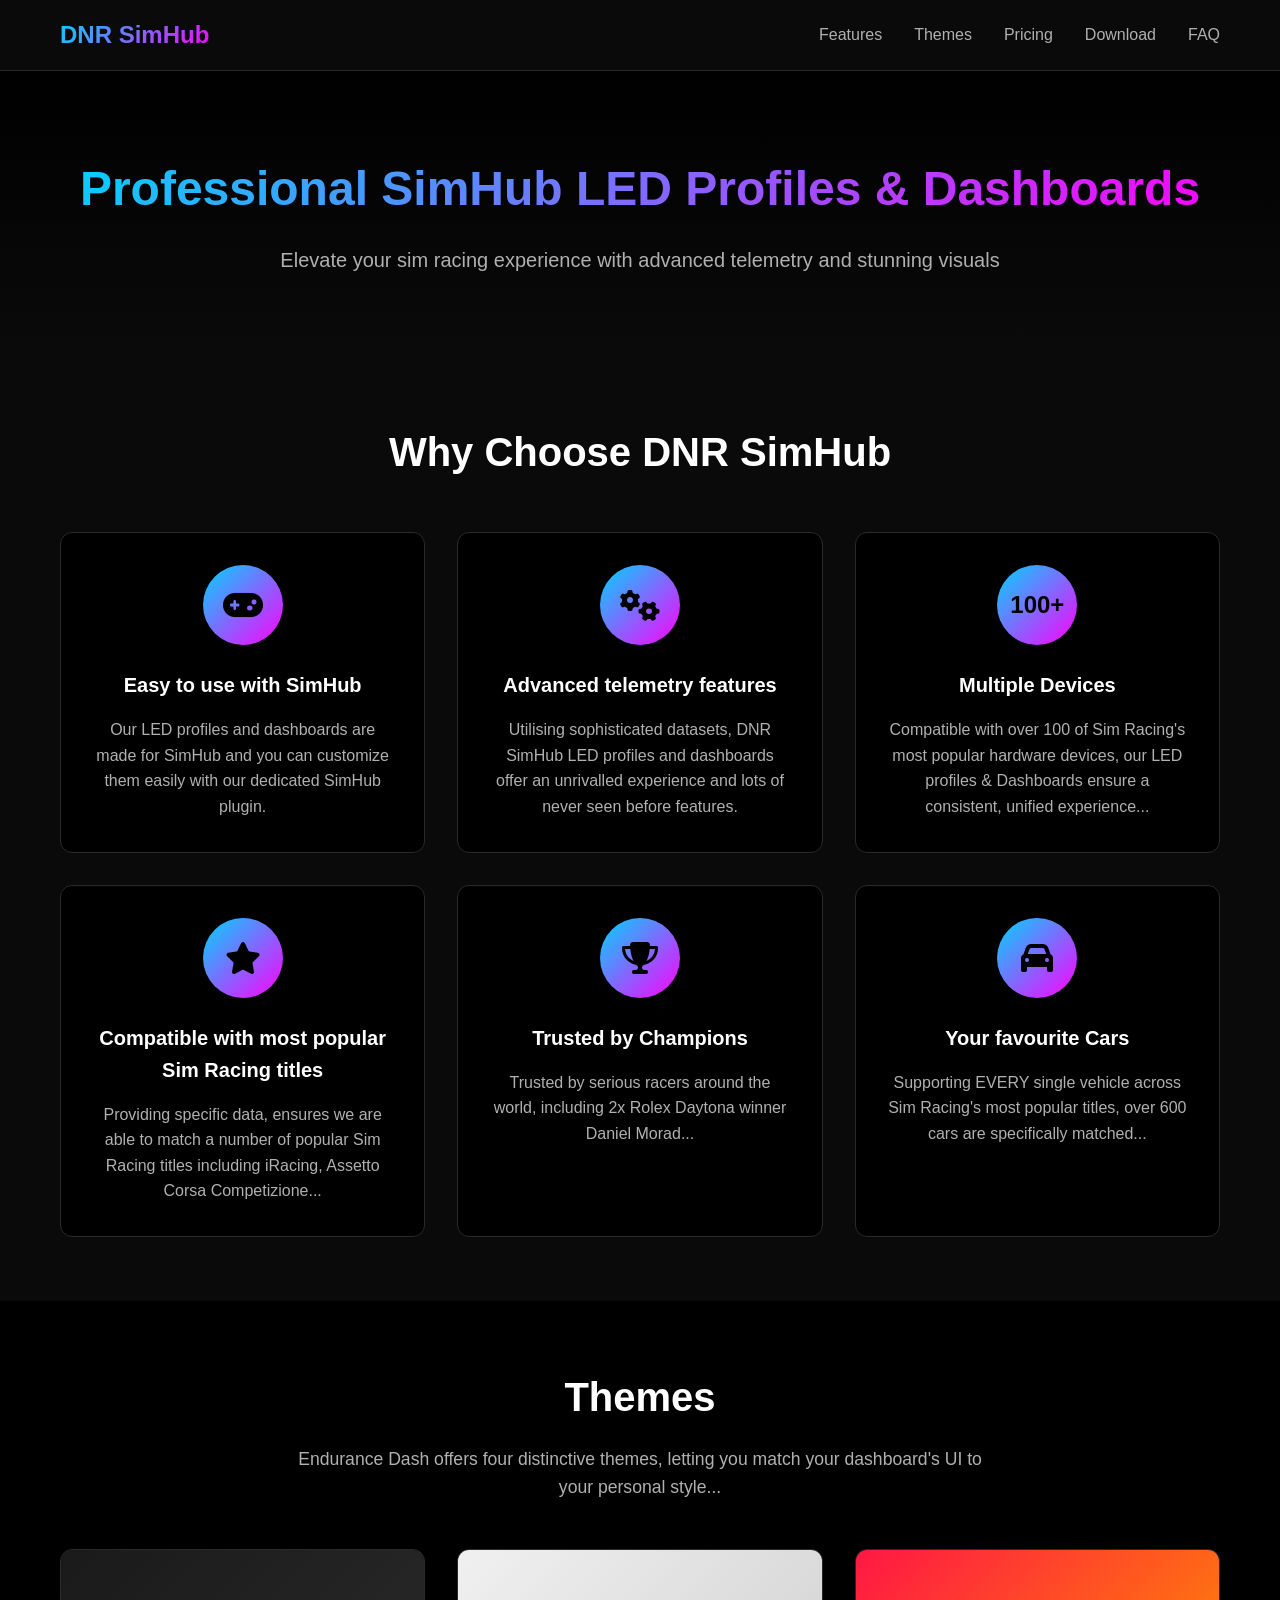
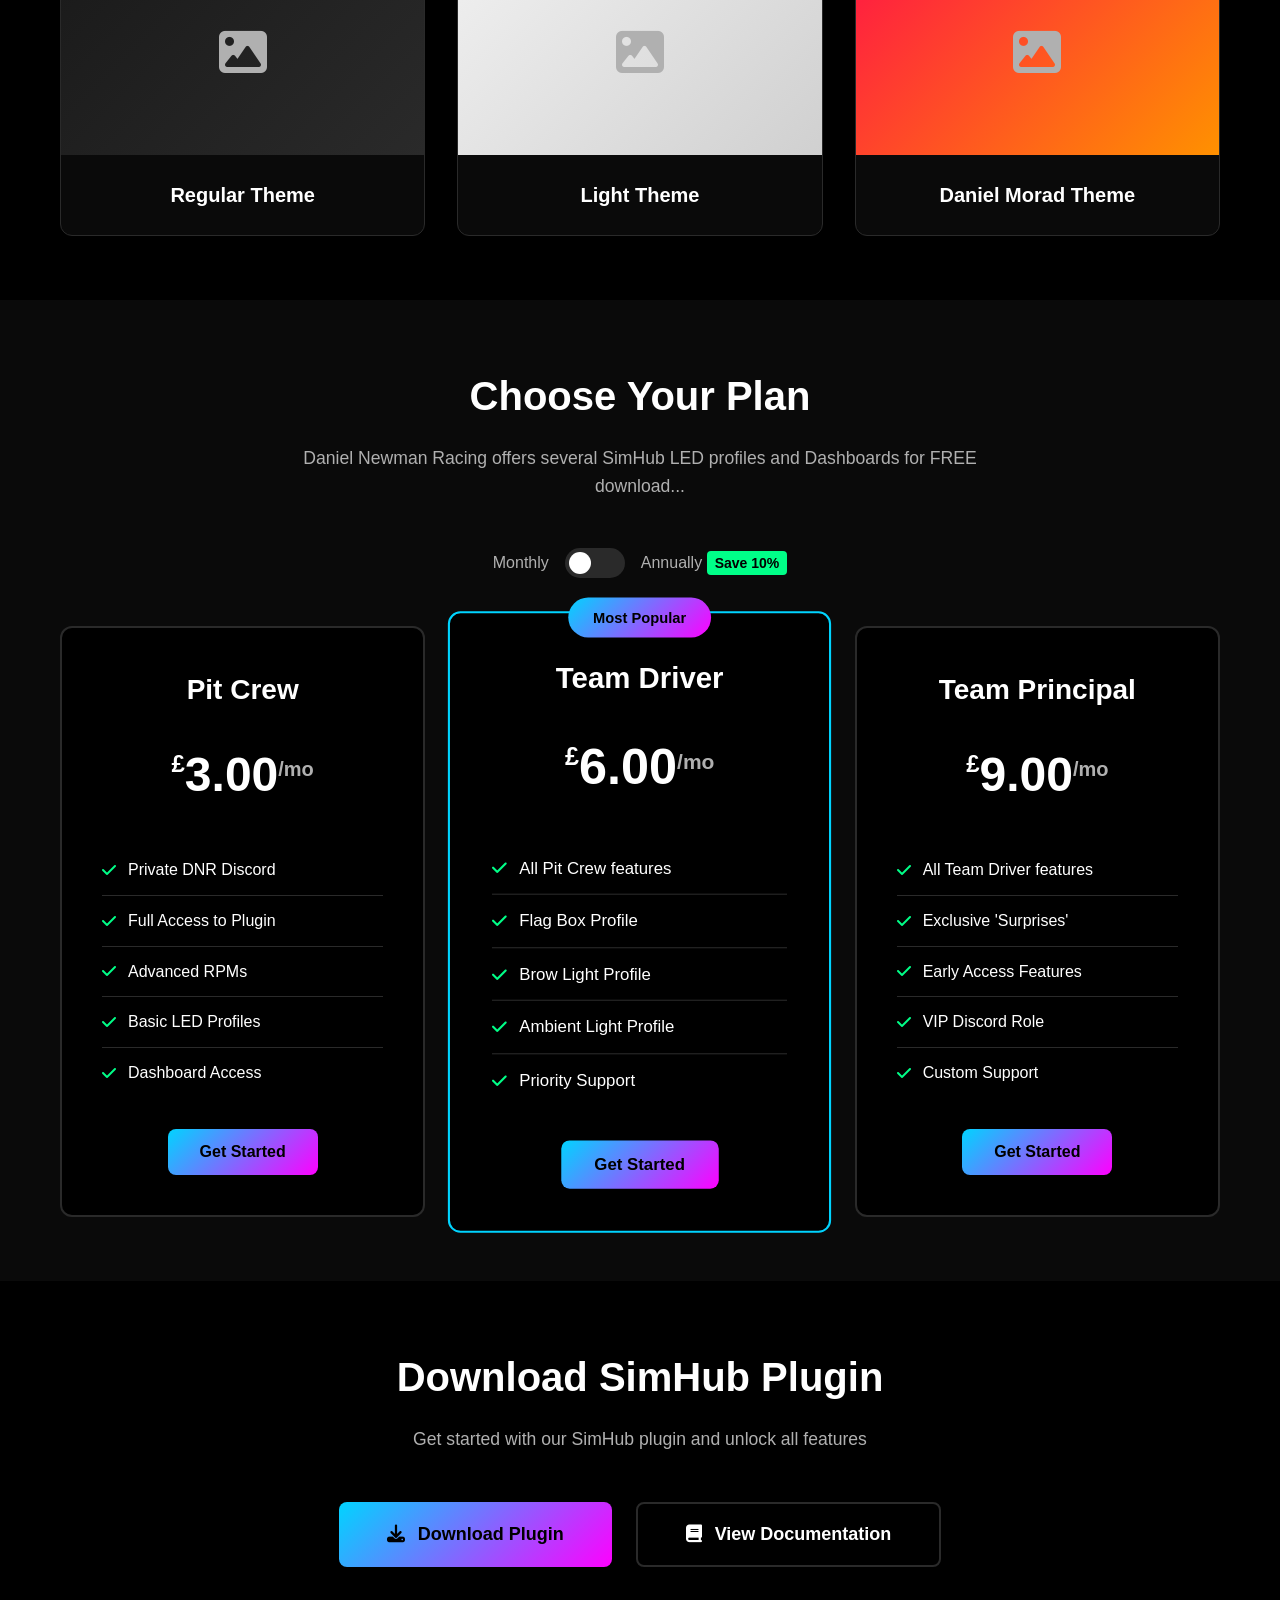
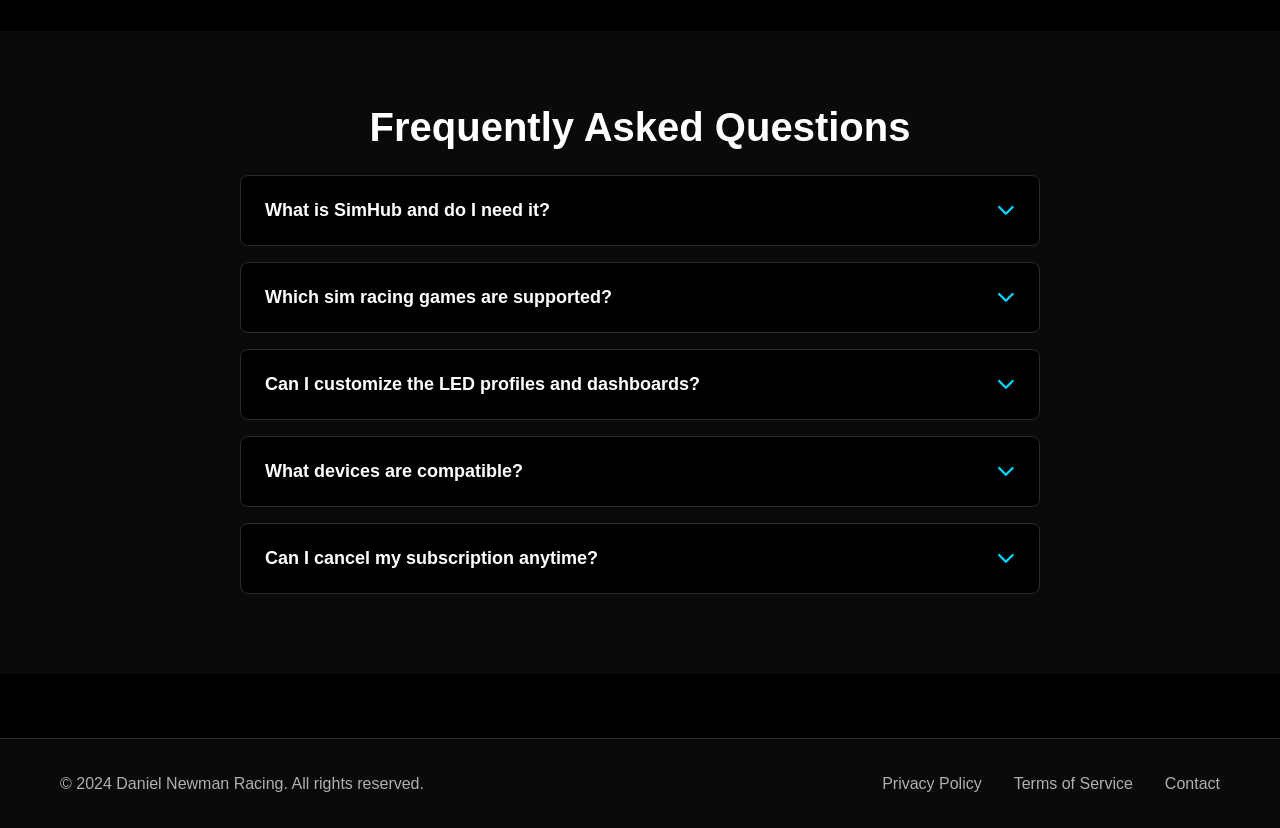
<file: index.html>
<!DOCTYPE html>
<html lang="en">
<head>
    <meta charset="UTF-8">
    <meta name="viewport" content="width=device-width, initial-scale=1.0">
    <title>DNR SimHub - Sim Racing Dashboard & LED Profiles</title>
    <link rel="stylesheet" href="styles.css">
    <link rel="stylesheet" href="https://cdnjs.cloudflare.com/ajax/libs/font-awesome/6.4.0/css/all.min.css">
</head>
<body>
    <!-- Header -->
    <header class="header">
        <div class="container">
            <div class="logo">
                <h1>DNR SimHub</h1>
            </div>
            <nav class="nav">
                <a href="#features">Features</a>
                <a href="#themes">Themes</a>
                <a href="#pricing">Pricing</a>
                <a href="#download">Download</a>
                <a href="#faq">FAQ</a>
            </nav>
        </div>
    </header>

    <!-- Hero Section -->
    <section class="hero">
        <div class="container">
            <h2>Professional SimHub LED Profiles & Dashboards</h2>
            <p>Elevate your sim racing experience with advanced telemetry and stunning visuals</p>
        </div>
    </section>

    <!-- Main Features Section -->
    <section id="features" class="features">
        <div class="container">
            <h2 class="section-title">Why Choose DNR SimHub</h2>
            <div class="features-grid">
                <div class="feature-card">
                    <div class="feature-icon">
                        <i class="fas fa-gamepad"></i>
                    </div>
                    <h3>Easy to use with SimHub</h3>
                    <p>Our LED profiles and dashboards are made for SimHub and you can customize them easily with our dedicated SimHub plugin.</p>
                </div>

                <div class="feature-card">
                    <div class="feature-icon">
                        <i class="fas fa-cogs"></i>
                    </div>
                    <h3>Advanced telemetry features</h3>
                    <p>Utilising sophisticated datasets, DNR SimHub LED profiles and dashboards offer an unrivalled experience and lots of never seen before features.</p>
                </div>

                <div class="feature-card">
                    <div class="feature-icon">
                        <div class="icon-badge">100+</div>
                    </div>
                    <h3>Multiple Devices</h3>
                    <p>Compatible with over 100 of Sim Racing's most popular hardware devices, our LED profiles &amp; Dashboards ensure a consistent, unified experience...</p>
                </div>

                <div class="feature-card">
                    <div class="feature-icon">
                        <i class="fas fa-star"></i>
                    </div>
                    <h3>Compatible with most popular Sim Racing titles</h3>
                    <p>Providing specific data, ensures we are able to match a number of popular Sim Racing titles including iRacing, Assetto Corsa Competizione...</p>
                </div>

                <div class="feature-card">
                    <div class="feature-icon">
                        <i class="fas fa-trophy"></i>
                    </div>
                    <h3>Trusted by Champions</h3>
                    <p>Trusted by serious racers around the world, including 2x Rolex Daytona winner Daniel Morad...</p>
                </div>

                <div class="feature-card">
                    <div class="feature-icon">
                        <i class="fas fa-car"></i>
                    </div>
                    <h3>Your favourite Cars</h3>
                    <p>Supporting EVERY single vehicle across Sim Racing's most popular titles, over 600 cars are specifically matched...</p>
                </div>
            </div>
        </div>
    </section>

    <!-- Dashboards & Themes Section -->
    <section id="themes" class="themes">
        <div class="container">
            <h2 class="section-title">Themes</h2>
            <p class="section-description">Endurance Dash offers four distinctive themes, letting you match your dashboard's UI to your personal style...</p>
            <div class="themes-grid">
                <div class="theme-card">
                    <div class="theme-preview">
                        <div class="placeholder-image">
                            <i class="fas fa-image"></i>
                        </div>
                    </div>
                    <h3>Regular Theme</h3>
                </div>

                <div class="theme-card">
                    <div class="theme-preview">
                        <div class="placeholder-image light">
                            <i class="fas fa-image"></i>
                        </div>
                    </div>
                    <h3>Light Theme</h3>
                </div>

                <div class="theme-card">
                    <div class="theme-preview">
                        <div class="placeholder-image custom">
                            <i class="fas fa-image"></i>
                        </div>
                    </div>
                    <h3>Daniel Morad Theme</h3>
                </div>
            </div>
        </div>
    </section>

    <!-- Membership/Pricing Section -->
    <section id="pricing" class="pricing">
        <div class="container">
            <h2 class="section-title">Choose Your Plan</h2>
            <p class="section-description">Daniel Newman Racing offers several SimHub LED profiles and Dashboards for FREE download...</p>
            
            <div class="pricing-toggle">
                <span class="toggle-label">Monthly</span>
                <label class="toggle-switch">
                    <input type="checkbox" id="billingToggle">
                    <span class="toggle-slider"></span>
                </label>
                <span class="toggle-label">Annually <span class="save-badge">Save 10%</span></span>
            </div>

            <div class="pricing-grid">
                <div class="pricing-card">
                    <h3>Pit Crew</h3>
                    <div class="price">
                        <span class="currency">£</span>
                        <span class="amount" data-monthly="3.00" data-annual="2.70">3.00</span>
                        <span class="period">/mo</span>
                    </div>
                    <ul class="features-list">
                        <li><i class="fas fa-check"></i> Private DNR Discord</li>
                        <li><i class="fas fa-check"></i> Full Access to Plugin</li>
                        <li><i class="fas fa-check"></i> Advanced RPMs</li>
                        <li><i class="fas fa-check"></i> Basic LED Profiles</li>
                        <li><i class="fas fa-check"></i> Dashboard Access</li>
                    </ul>
                    <button class="btn btn-primary">Get Started</button>
                </div>

                <div class="pricing-card featured">
                    <div class="popular-badge">Most Popular</div>
                    <h3>Team Driver</h3>
                    <div class="price">
                        <span class="currency">£</span>
                        <span class="amount" data-monthly="6.00" data-annual="5.40">6.00</span>
                        <span class="period">/mo</span>
                    </div>
                    <ul class="features-list">
                        <li><i class="fas fa-check"></i> All Pit Crew features</li>
                        <li><i class="fas fa-check"></i> Flag Box Profile</li>
                        <li><i class="fas fa-check"></i> Brow Light Profile</li>
                        <li><i class="fas fa-check"></i> Ambient Light Profile</li>
                        <li><i class="fas fa-check"></i> Priority Support</li>
                    </ul>
                    <button class="btn btn-primary">Get Started</button>
                </div>

                <div class="pricing-card">
                    <h3>Team Principal</h3>
                    <div class="price">
                        <span class="currency">£</span>
                        <span class="amount" data-monthly="9.00" data-annual="8.10">9.00</span>
                        <span class="period">/mo</span>
                    </div>
                    <ul class="features-list">
                        <li><i class="fas fa-check"></i> All Team Driver features</li>
                        <li><i class="fas fa-check"></i> Exclusive 'Surprises'</li>
                        <li><i class="fas fa-check"></i> Early Access Features</li>
                        <li><i class="fas fa-check"></i> VIP Discord Role</li>
                        <li><i class="fas fa-check"></i> Custom Support</li>
                    </ul>
                    <button class="btn btn-primary">Get Started</button>
                </div>
            </div>
        </div>
    </section>

    <!-- Download Section -->
    <section id="download" class="download">
        <div class="container">
            <h2 class="section-title">Download SimHub Plugin</h2>
            <p class="section-description">Get started with our SimHub plugin and unlock all features</p>
            <div class="download-buttons">
                <button class="btn btn-large btn-primary">
                    <i class="fas fa-download"></i> Download Plugin
                </button>
                <button class="btn btn-large btn-secondary">
                    <i class="fas fa-book"></i> View Documentation
                </button>
            </div>
        </div>
    </section>

    <!-- FAQ Section -->
    <section id="faq" class="faq">
        <div class="container">
            <h2 class="section-title">Frequently Asked Questions</h2>
            <div class="faq-list">
                <div class="faq-item">
                    <button class="faq-question">
                        <span>What is SimHub and do I need it?</span>
                        <i class="fas fa-chevron-down"></i>
                    </button>
                    <div class="faq-answer">
                        <p>SimHub is a powerful application that provides telemetry data from your sim racing games to various hardware devices. Yes, you need SimHub installed to use our LED profiles and dashboards.</p>
                    </div>
                </div>

                <div class="faq-item">
                    <button class="faq-question">
                        <span>Which sim racing games are supported?</span>
                        <i class="fas fa-chevron-down"></i>
                    </button>
                    <div class="faq-answer">
                        <p>Our profiles support iRacing, Assetto Corsa Competizione, Automobilista 2, rFactor 2, and many other popular sim racing titles.</p>
                    </div>
                </div>

                <div class="faq-item">
                    <button class="faq-question">
                        <span>Can I customize the LED profiles and dashboards?</span>
                        <i class="fas fa-chevron-down"></i>
                    </button>
                    <div class="faq-answer">
                        <p>Yes! Our profiles are fully customizable through SimHub and our dedicated plugin. You can adjust colors, layouts, and data displays to suit your preferences.</p>
                    </div>
                </div>

                <div class="faq-item">
                    <button class="faq-question">
                        <span>What devices are compatible?</span>
                        <i class="fas fa-chevron-down"></i>
                    </button>
                    <div class="faq-answer">
                        <p>We support over 100 devices including Fanatec, Simucube, SimRig, and many other popular sim racing hardware manufacturers.</p>
                    </div>
                </div>

                <div class="faq-item">
                    <button class="faq-question">
                        <span>Can I cancel my subscription anytime?</span>
                        <i class="fas fa-chevron-down"></i>
                    </button>
                    <div class="faq-answer">
                        <p>Yes, you can cancel your subscription at any time. There are no long-term commitments or cancellation fees.</p>
                    </div>
                </div>
            </div>
        </div>
    </section>

    <!-- Footer -->
    <footer class="footer">
        <div class="container">
            <p>&copy; 2024 Daniel Newman Racing. All rights reserved.</p>
            <div class="footer-links">
                <a href="#">Privacy Policy</a>
                <a href="#">Terms of Service</a>
                <a href="#">Contact</a>
            </div>
        </div>
    </footer>

    <script>
        // FAQ Accordion
        document.querySelectorAll('.faq-question').forEach(button => {
            button.addEventListener('click', () => {
                const faqItem = button.parentElement;
                const isActive = faqItem.classList.contains('active');
                
                document.querySelectorAll('.faq-item').forEach(item => {
                    item.classList.remove('active');
                });
                
                if (!isActive) {
                    faqItem.classList.add('active');
                }
            });
        });

        // Pricing Toggle
        const billingToggle = document.getElementById('billingToggle');
        const priceAmounts = document.querySelectorAll('.amount');

        billingToggle.addEventListener('change', () => {
            priceAmounts.forEach(amount => {
                if (billingToggle.checked) {
                    amount.textContent = amount.dataset.annual;
                } else {
                    amount.textContent = amount.dataset.monthly;
                }
            });
        });

        // Smooth scrolling for navigation links
        document.querySelectorAll('a[href^="#"]').forEach(anchor => {
            anchor.addEventListener('click', function (e) {
                e.preventDefault();
                const target = document.querySelector(this.getAttribute('href'));
                if (target) {
                    target.scrollIntoView({
                        behavior: 'smooth',
                        block: 'start'
                    });
                }
            });
        });
    </script>
</body>
</html>
</file>
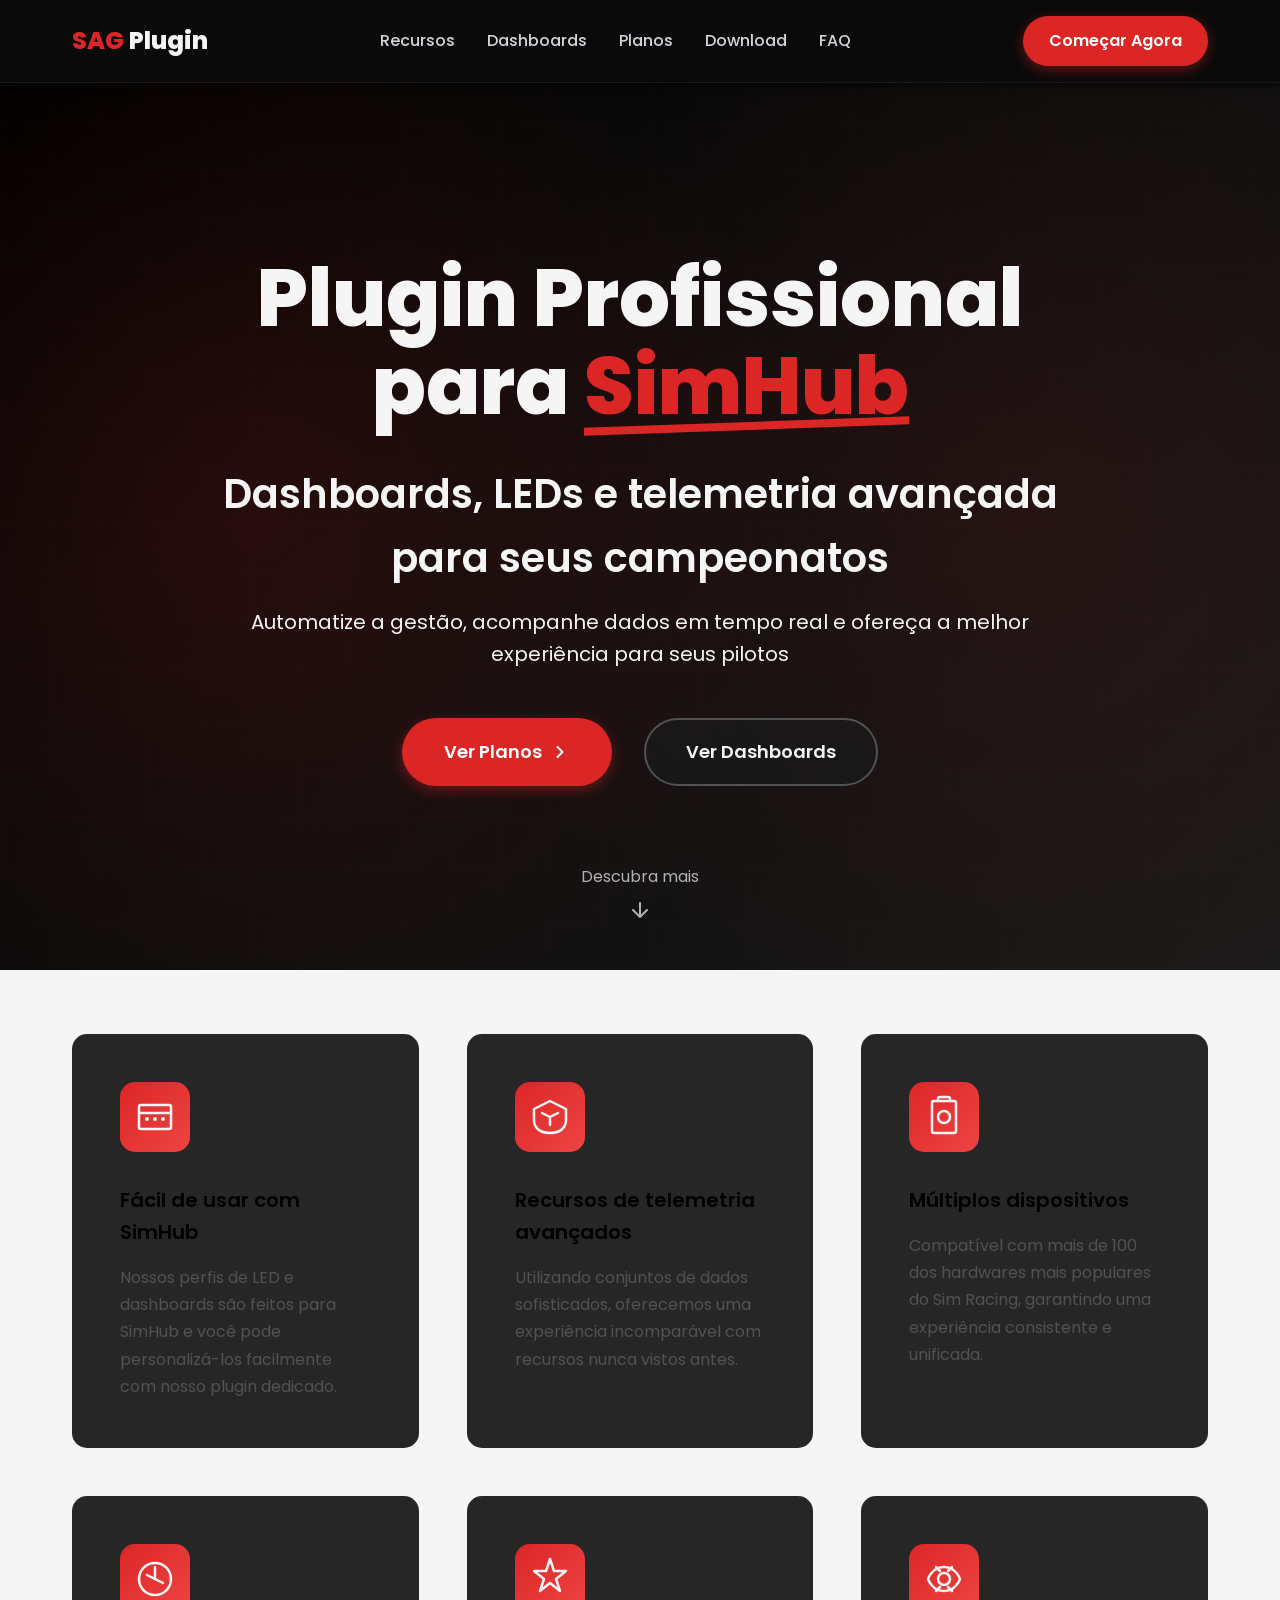
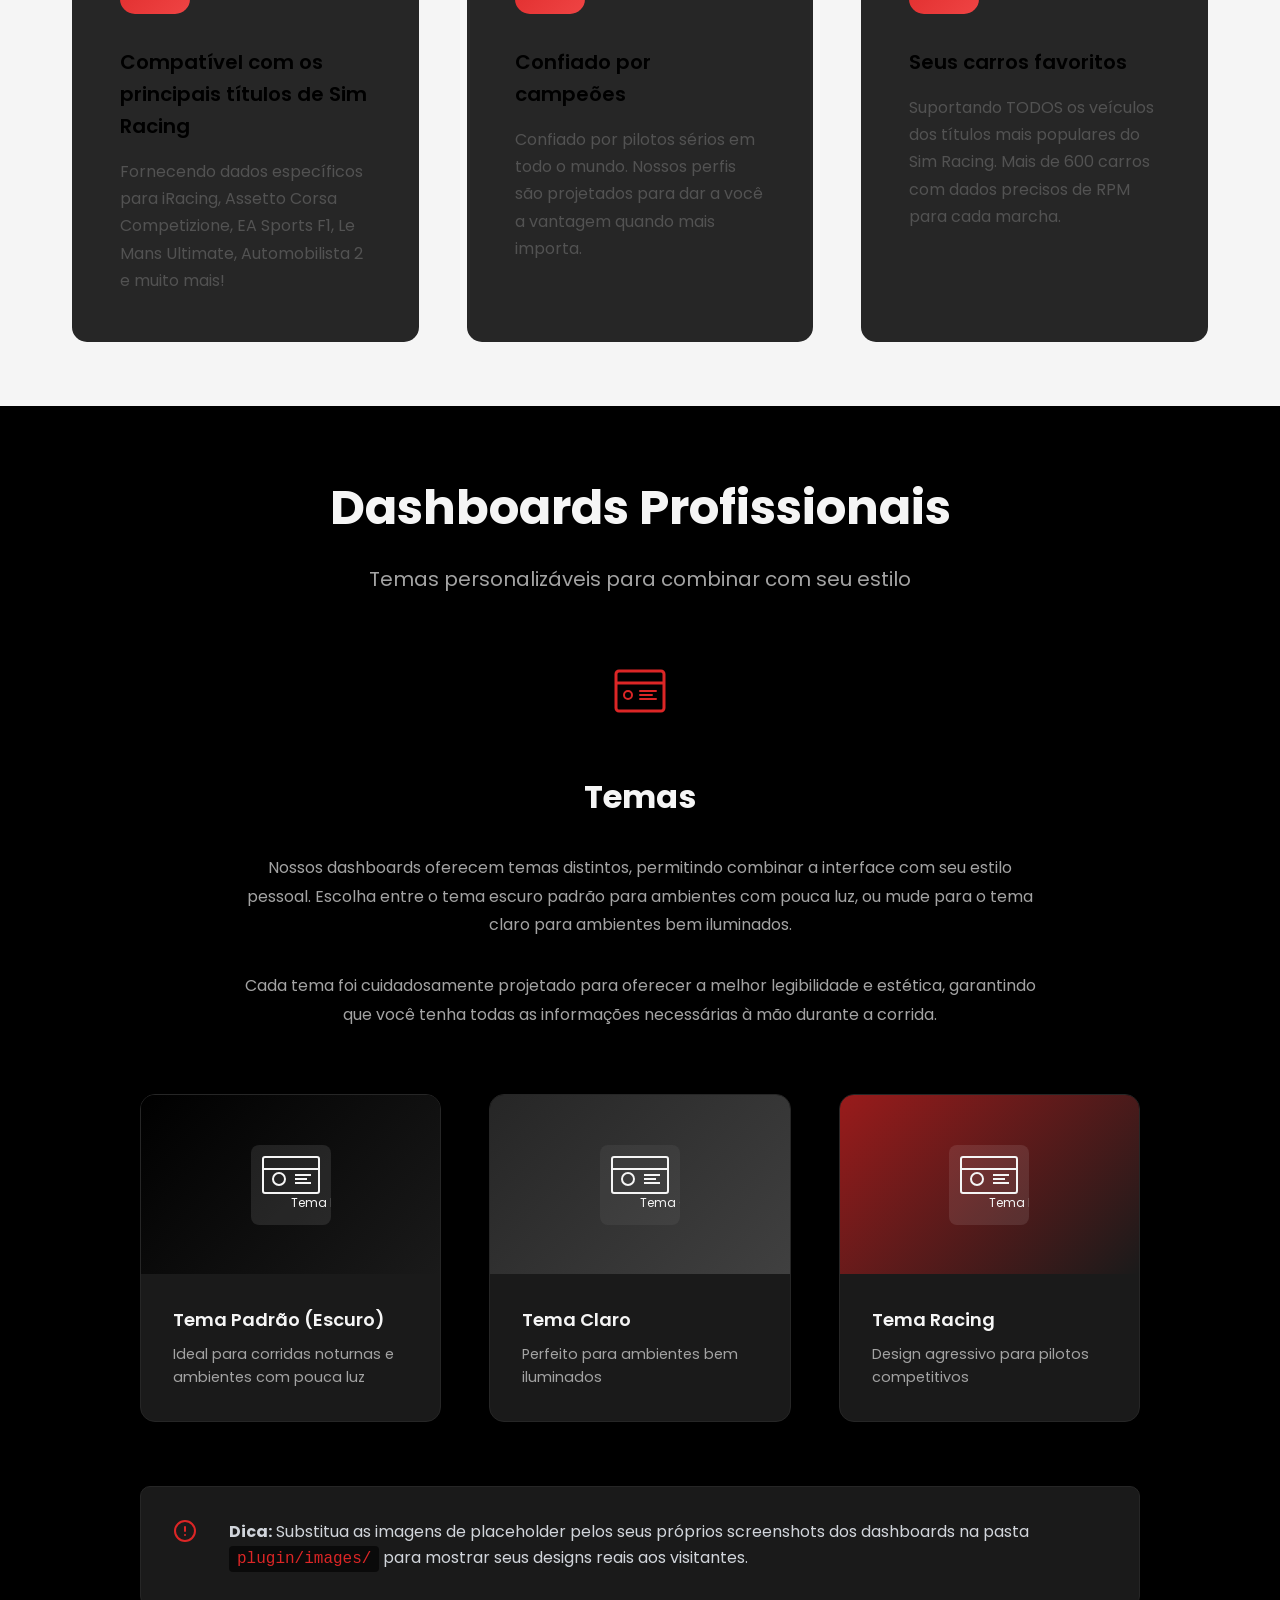
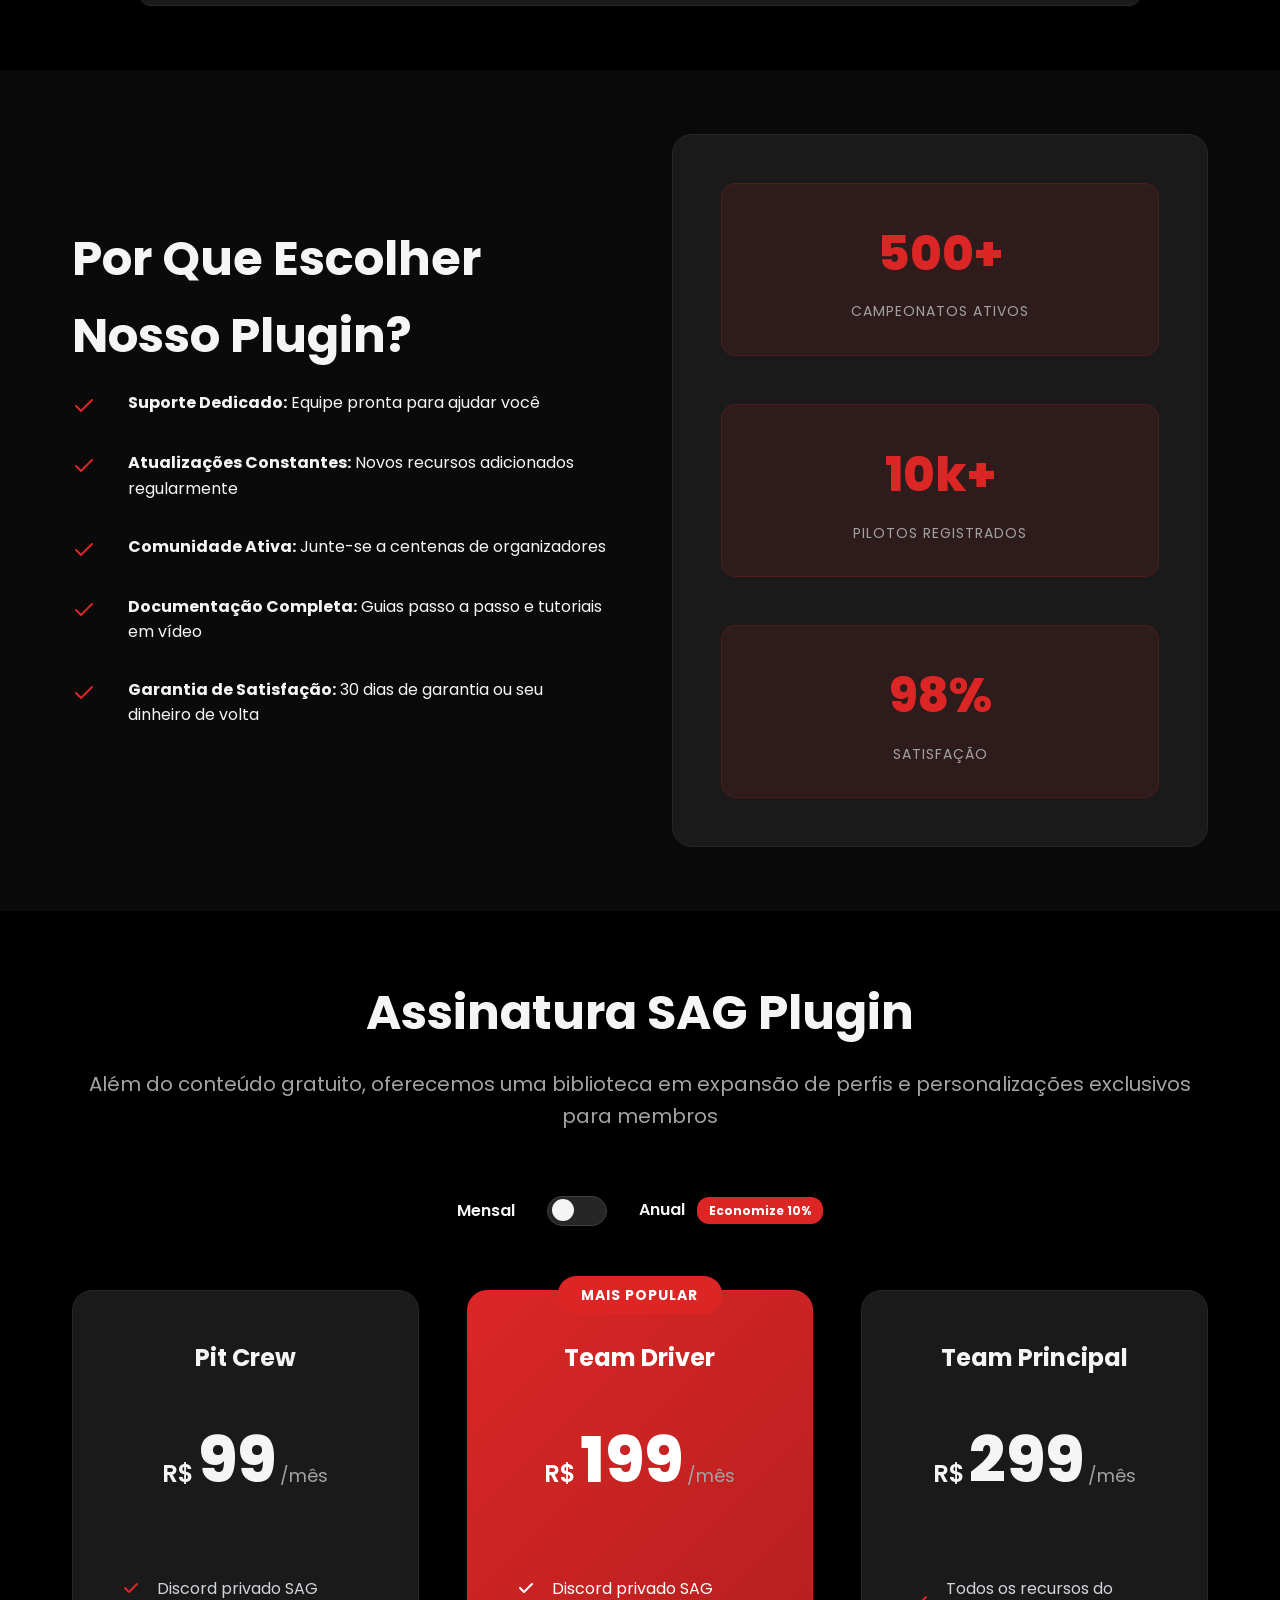
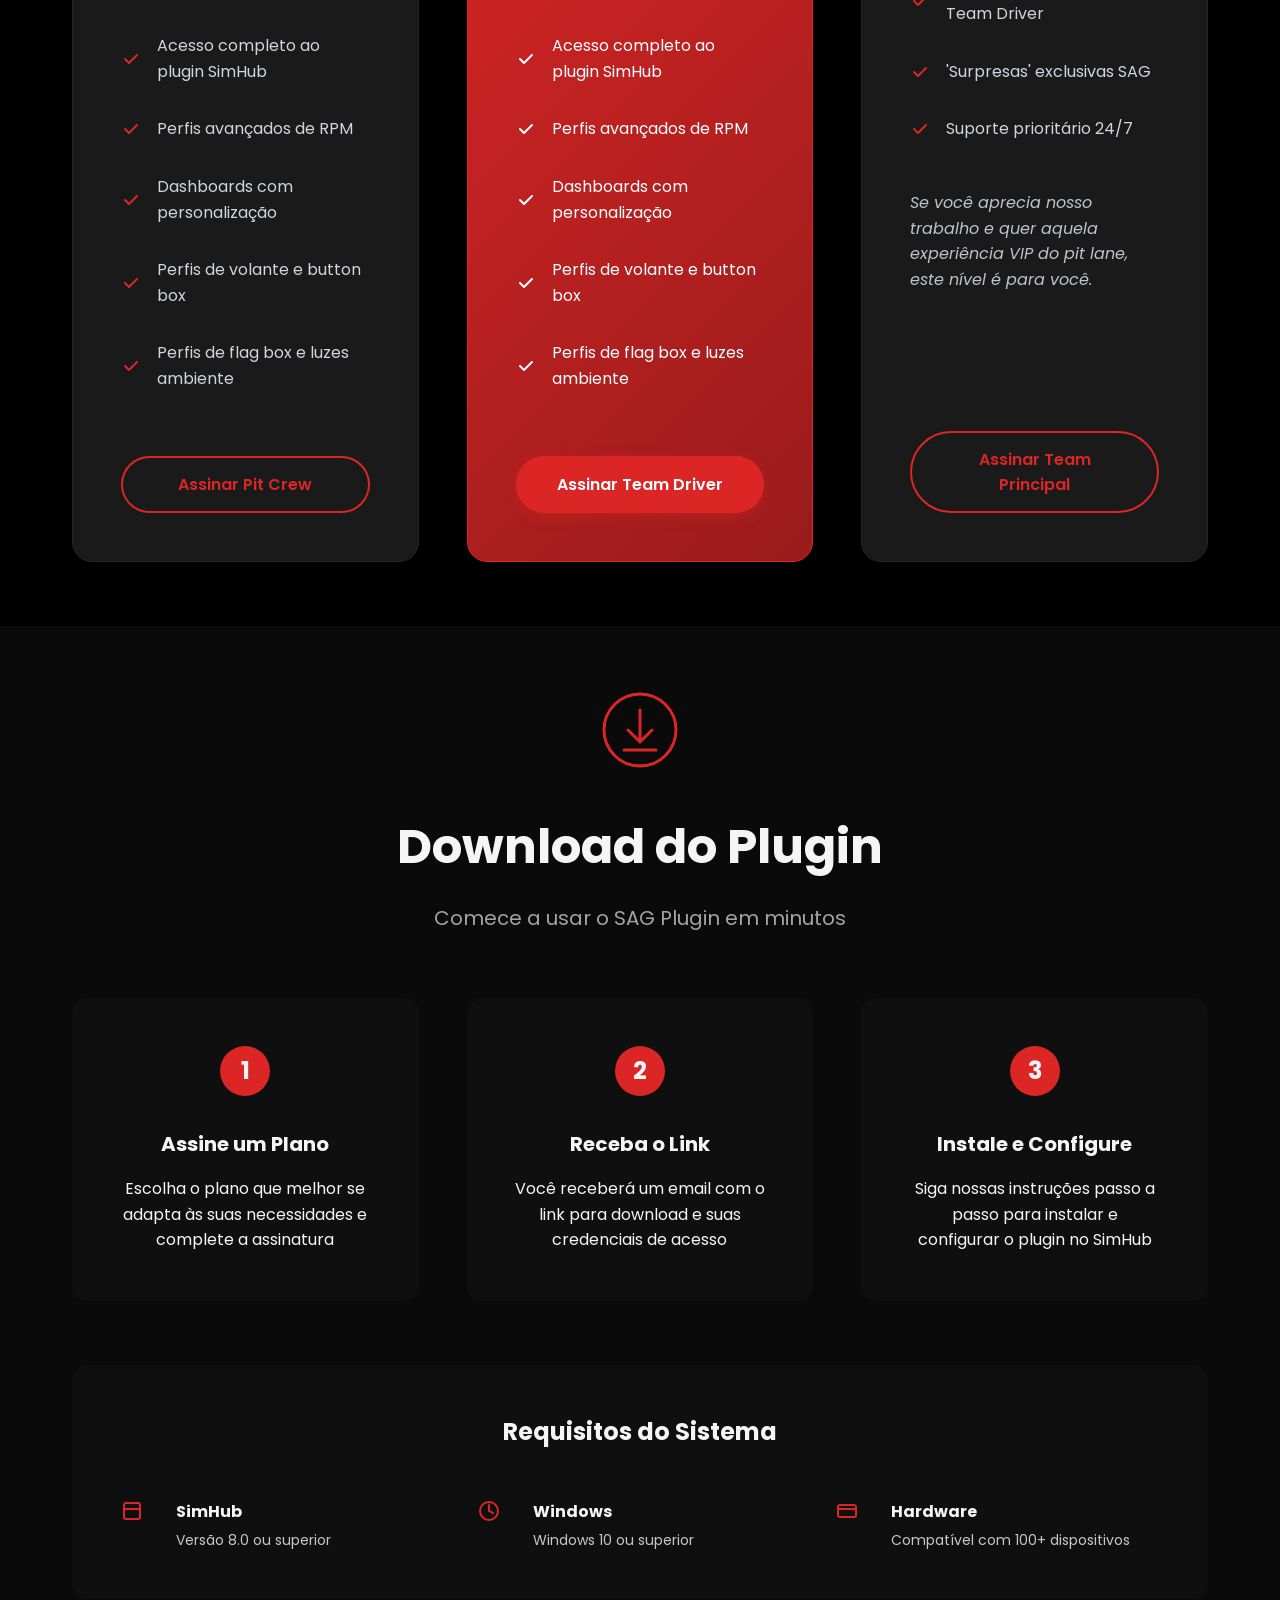
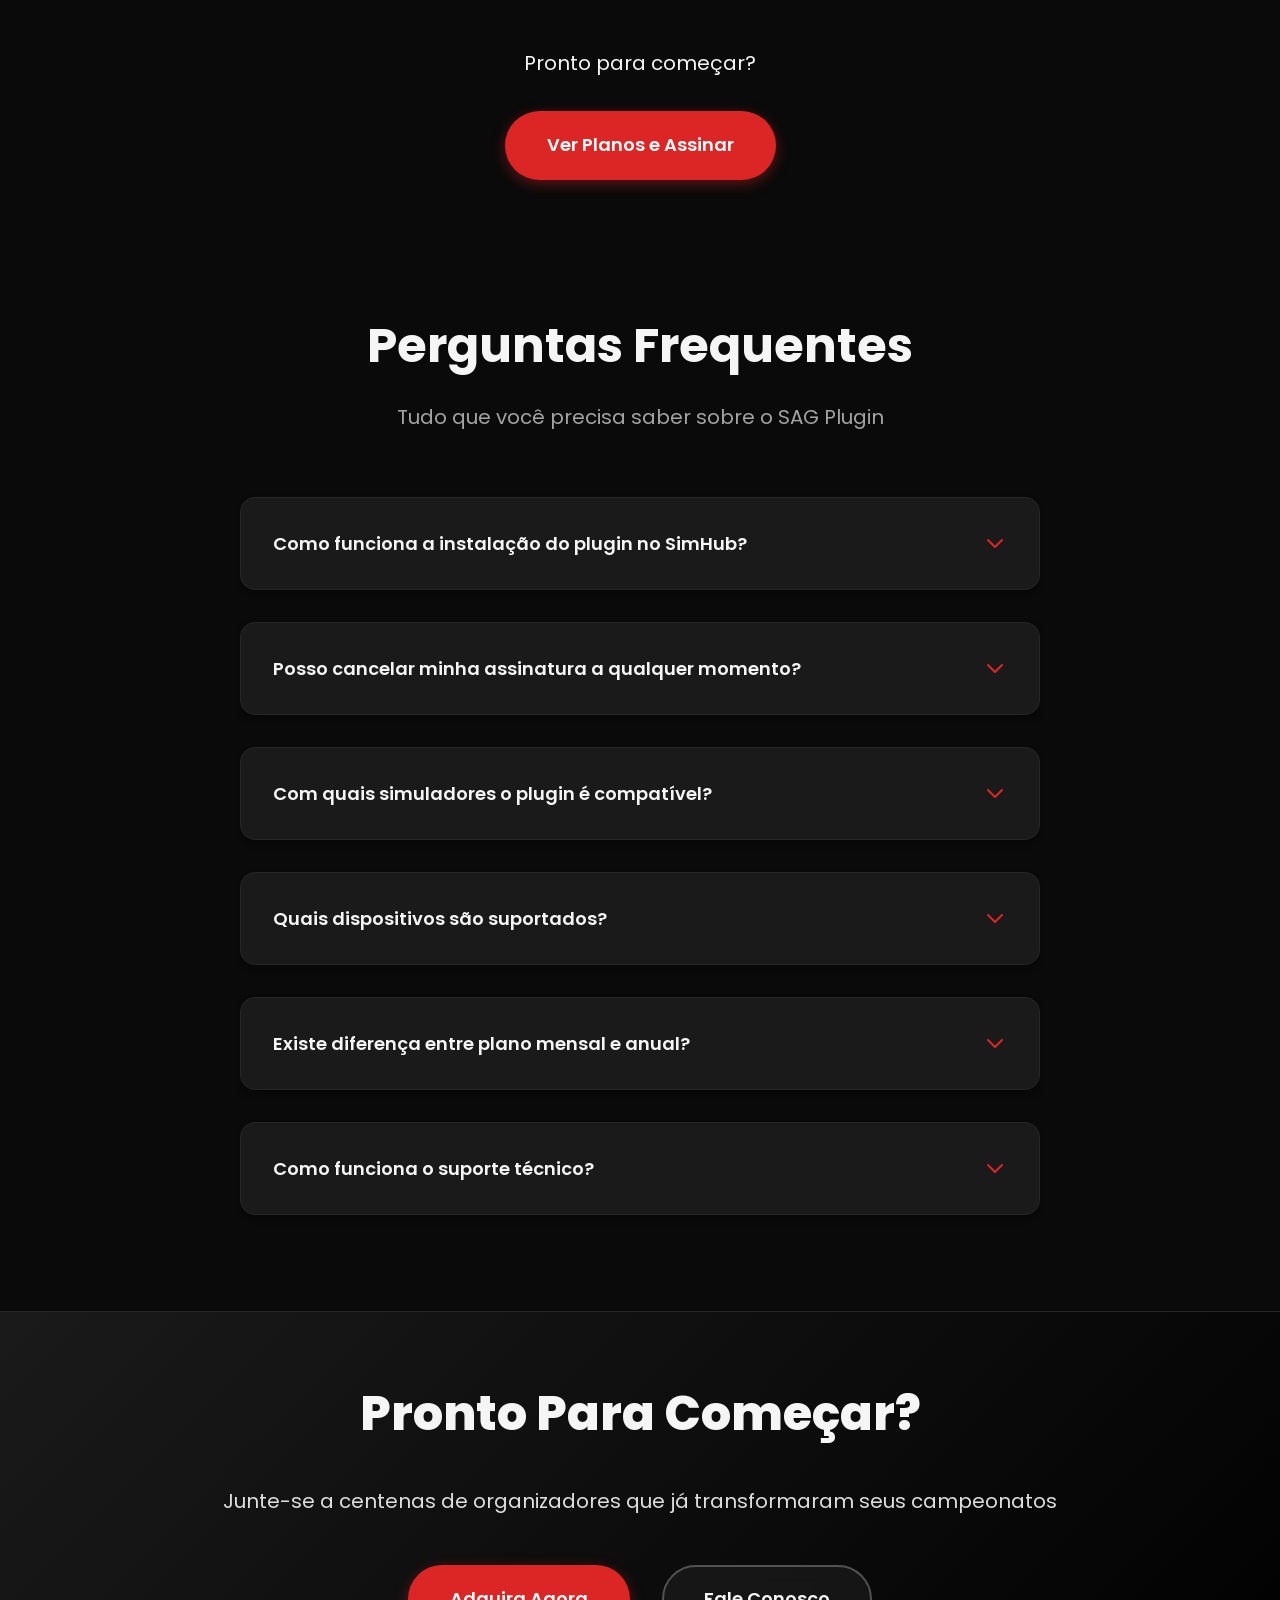
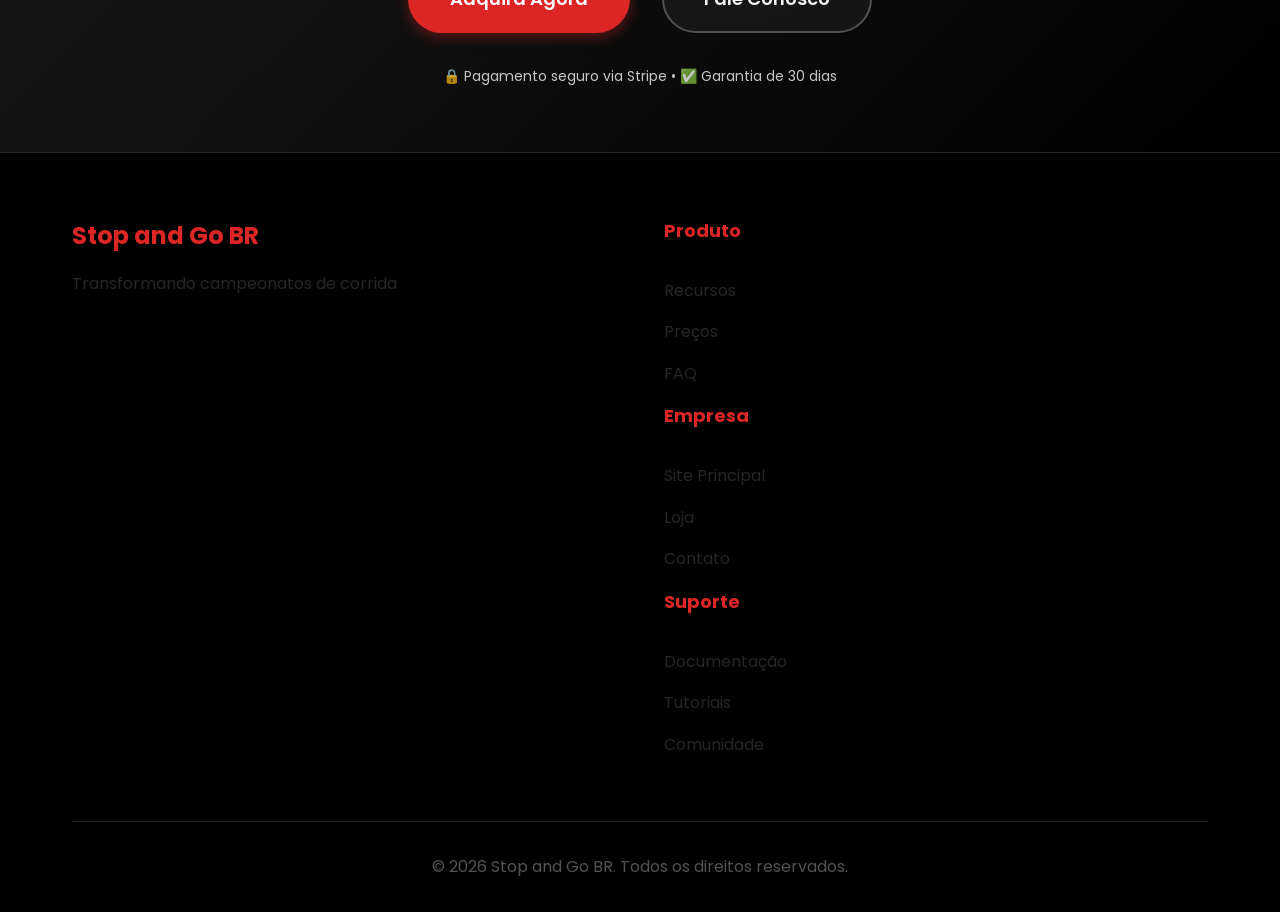
<file: plugin/index.html>
<!DOCTYPE html>
<html lang="pt-BR">
<head>
    <meta charset="UTF-8">
    <meta name="viewport" content="width=device-width, initial-scale=1.0">
    <meta name="description" content="Plugin exclusivo para o seu campeonato - Stop and Go BR. Dashboards profissionais, telemetria avançada e gestão completa de campeonatos.">
    <title>Stop and Go BR - Plugin Profissional para SimHub</title>
    <link rel="stylesheet" href="styles.css">
    <link rel="preconnect" href="https://fonts.googleapis.com">
    <link rel="preconnect" href="https://fonts.gstatic.com" crossorigin>
    <link href="https://fonts.googleapis.com/css2?family=Poppins:wght@300;400;500;600;700;800&display=swap" rel="stylesheet">
    <script src="https://js.stripe.com/v3/"></script>
</head>
<body>
    <!-- Navigation -->
    <nav class="navbar">
        <div class="container">
            <div class="nav-content">
                <div class="nav-brand">
                    <span class="brand-highlight">SAG</span> Plugin
                </div>
                <ul class="nav-menu">
                    <li><a href="#features">Recursos</a></li>
                    <li><a href="#dashboards">Dashboards</a></li>
                    <li><a href="#pricing">Planos</a></li>
                    <li><a href="#download">Download</a></li>
                    <li><a href="#faq">FAQ</a></li>
                </ul>
                <div class="nav-cta">
                    <a href="#pricing" class="btn btn-primary">Começar Agora</a>
                </div>
                <button class="nav-toggle" id="nav-toggle">
                    <span></span>
                    <span></span>
                    <span></span>
                </button>
            </div>
        </div>
    </nav>

    <!-- Hero Section -->
    <section class="hero">
        <div class="hero-overlay"></div>
        <div class="container">
            <div class="hero-content">
                <h1 class="hero-title animate-fade-in">
                    Plugin Profissional para <span class="highlight">SimHub</span>
                </h1>
                <p class="hero-subtitle animate-fade-in-delay-1">
                    Dashboards, LEDs e telemetria avançada para seus campeonatos
                </p>
                <p class="hero-description animate-fade-in-delay-2">
                    Automatize a gestão, acompanhe dados em tempo real e ofereça a melhor experiência para seus pilotos
                </p>
                <div class="hero-cta animate-fade-in-delay-3">
                    <a href="#pricing" class="btn btn-primary btn-large">
                        Ver Planos
                        <svg width="20" height="20" viewBox="0 0 20 20" fill="none">
                            <path d="M7.5 15L12.5 10L7.5 5" stroke="currentColor" stroke-width="2" stroke-linecap="round" stroke-linejoin="round"/>
                        </svg>
                    </a>
                    <a href="#dashboards" class="btn btn-secondary btn-large">
                        Ver Dashboards
                    </a>
                </div>
            </div>
        </div>
        <div class="hero-scroll">
            <span>Descubra mais</span>
            <svg width="24" height="24" viewBox="0 0 24 24" fill="none">
                <path d="M12 5V19M12 19L19 12M12 19L5 12" stroke="currentColor" stroke-width="2" stroke-linecap="round" stroke-linejoin="round"/>
            </svg>
        </div>
    </section>

    <!-- Key Features Section -->
    <section id="features" class="key-features">
        <div class="container">
            <div class="features-grid-modern">
                <div class="feature-card-modern">
                    <div class="feature-icon-modern">
                        <svg width="48" height="48" viewBox="0 0 48 48" fill="none">
                            <rect x="8" y="12" width="32" height="24" rx="2" stroke="currentColor" stroke-width="2.5"/>
                            <path d="M8 20H40" stroke="currentColor" stroke-width="2.5"/>
                            <circle cx="16" cy="26" r="2" fill="currentColor"/>
                            <circle cx="24" cy="26" r="2" fill="currentColor"/>
                            <circle cx="32" cy="26" r="2" fill="currentColor"/>
                        </svg>
                    </div>
                    <h3 class="feature-title-modern">Fácil de usar com SimHub</h3>
                    <p class="feature-description-modern">
                        Nossos perfis de LED e dashboards são feitos para SimHub e você pode personalizá-los facilmente com nosso plugin dedicado.
                    </p>
                </div>

                <div class="feature-card-modern">
                    <div class="feature-icon-modern">
                        <svg width="48" height="48" viewBox="0 0 48 48" fill="none">
                            <path d="M24 8L8 16V28C8 28 8 40 24 40C40 40 40 28 40 28V16L24 8Z" stroke="currentColor" stroke-width="2.5" stroke-linejoin="round"/>
                            <path d="M24 24L16 20M24 24L32 20M24 24V32" stroke="currentColor" stroke-width="2.5" stroke-linecap="round"/>
                        </svg>
                    </div>
                    <h3 class="feature-title-modern">Recursos de telemetria avançados</h3>
                    <p class="feature-description-modern">
                        Utilizando conjuntos de dados sofisticados, oferecemos uma experiência incomparável com recursos nunca vistos antes.
                    </p>
                </div>

                <div class="feature-card-modern">
                    <div class="feature-icon-modern">
                        <svg width="48" height="48" viewBox="0 0 48 48" fill="none">
                            <rect x="12" y="8" width="24" height="32" rx="2" stroke="currentColor" stroke-width="2.5"/>
                            <path d="M18 8V6C18 4.89543 18.8954 4 20 4H28C29.1046 4 30 4.89543 30 6V8" stroke="currentColor" stroke-width="2.5"/>
                            <circle cx="24" cy="24" r="6" stroke="currentColor" stroke-width="2.5"/>
                        </svg>
                    </div>
                    <h3 class="feature-title-modern">Múltiplos dispositivos</h3>
                    <p class="feature-description-modern">
                        Compatível com mais de 100 dos hardwares mais populares do Sim Racing, garantindo uma experiência consistente e unificada.
                    </p>
                </div>

                <div class="feature-card-modern">
                    <div class="feature-icon-modern">
                        <svg width="48" height="48" viewBox="0 0 48 48" fill="none">
                            <circle cx="24" cy="24" r="16" stroke="currentColor" stroke-width="2.5"/>
                            <path d="M24 12V24L32 28" stroke="currentColor" stroke-width="2.5" stroke-linecap="round"/>
                            <path d="M24 24L16 20" stroke="currentColor" stroke-width="2.5" stroke-linecap="round"/>
                        </svg>
                    </div>
                    <h3 class="feature-title-modern">Compatível com os principais títulos de Sim Racing</h3>
                    <p class="feature-description-modern">
                        Fornecendo dados específicos para iRacing, Assetto Corsa Competizione, EA Sports F1, Le Mans Ultimate, Automobilista 2 e muito mais!
                    </p>
                </div>

                <div class="feature-card-modern">
                    <div class="feature-icon-modern">
                        <svg width="48" height="48" viewBox="0 0 48 48" fill="none">
                            <path d="M24 4L28 16H40L30 24L34 36L24 28L14 36L18 24L8 16H20L24 4Z" stroke="currentColor" stroke-width="2.5" stroke-linejoin="round"/>
                        </svg>
                    </div>
                    <h3 class="feature-title-modern">Confiado por campeões</h3>
                    <p class="feature-description-modern">
                        Confiado por pilotos sérios em todo o mundo. Nossos perfis são projetados para dar a você a vantagem quando mais importa.
                    </p>
                </div>

                <div class="feature-card-modern">
                    <div class="feature-icon-modern">
                        <svg width="48" height="48" viewBox="0 0 48 48" fill="none">
                            <path d="M8 24C8 24 12 12 24 12C36 12 40 24 40 24C40 24 36 36 24 36C12 36 8 24 8 24Z" stroke="currentColor" stroke-width="2.5"/>
                            <circle cx="24" cy="24" r="6" stroke="currentColor" stroke-width="2.5"/>
                            <path d="M20 16L16 12M28 16L32 12M28 32L32 36M20 32L16 36" stroke="currentColor" stroke-width="2.5" stroke-linecap="round"/>
                        </svg>
                    </div>
                    <h3 class="feature-title-modern">Seus carros favoritos</h3>
                    <p class="feature-description-modern">
                        Suportando TODOS os veículos dos títulos mais populares do Sim Racing. Mais de 600 carros com dados precisos de RPM para cada marcha.
                    </p>
                </div>
            </div>
        </div>
    </section>

    <!-- Dashboard Themes Section -->
    <section id="dashboards" class="dashboards">
        <div class="container">
            <div class="section-header">
                <h2 class="section-title">Dashboards Profissionais</h2>
                <p class="section-subtitle">Temas personalizáveis para combinar com seu estilo</p>
            </div>
            
            <div class="dashboards-content">
                <div class="dashboard-intro">
                    <div class="dashboard-icon">
                        <svg width="64" height="64" viewBox="0 0 64 64" fill="none">
                            <rect x="8" y="12" width="48" height="40" rx="3" stroke="currentColor" stroke-width="3"/>
                            <path d="M8 24H56" stroke="currentColor" stroke-width="3"/>
                            <circle cx="20" cy="36" r="4" stroke="currentColor" stroke-width="2"/>
                            <path d="M32 32H48M32 36H44M32 40H48" stroke="currentColor" stroke-width="2" stroke-linecap="round"/>
                        </svg>
                    </div>
                    <h3>Temas</h3>
                    <p>
                        Nossos dashboards oferecem temas distintos, permitindo combinar a interface com seu estilo pessoal. 
                        Escolha entre o tema escuro padrão para ambientes com pouca luz, ou mude para o tema claro para ambientes bem iluminados.
                    </p>
                    <p>
                        Cada tema foi cuidadosamente projetado para oferecer a melhor legibilidade e estética, 
                        garantindo que você tenha todas as informações necessárias à mão durante a corrida.
                    </p>
                </div>

                <div class="dashboard-themes">
                    <div class="theme-card">
                        <div class="theme-image">
                            <div class="theme-placeholder theme-dark">
                                <svg width="80" height="80" viewBox="0 0 80 80" fill="none">
                                    <rect width="80" height="80" rx="8" fill="currentColor" opacity="0.1"/>
                                    <rect x="12" y="12" width="56" height="36" rx="2" stroke="currentColor" stroke-width="2"/>
                                    <path d="M12 24H68" stroke="currentColor" stroke-width="2"/>
                                    <circle cx="28" cy="34" r="6" stroke="currentColor" stroke-width="2"/>
                                    <path d="M44 30H60M44 34H56M44 38H60" stroke="currentColor" stroke-width="2"/>
                                    <text x="40" y="62" font-size="12" fill="currentColor">Tema Escuro</text>
                                </svg>
                            </div>
                        </div>
                        <div class="theme-info">
                            <h4>Tema Padrão (Escuro)</h4>
                            <p>Ideal para corridas noturnas e ambientes com pouca luz</p>
                        </div>
                    </div>

                    <div class="theme-card">
                        <div class="theme-image">
                            <div class="theme-placeholder theme-light">
                                <svg width="80" height="80" viewBox="0 0 80 80" fill="none">
                                    <rect width="80" height="80" rx="8" fill="currentColor" opacity="0.05"/>
                                    <rect x="12" y="12" width="56" height="36" rx="2" stroke="currentColor" stroke-width="2"/>
                                    <path d="M12 24H68" stroke="currentColor" stroke-width="2"/>
                                    <circle cx="28" cy="34" r="6" stroke="currentColor" stroke-width="2"/>
                                    <path d="M44 30H60M44 34H56M44 38H60" stroke="currentColor" stroke-width="2"/>
                                    <text x="40" y="62" font-size="12" fill="currentColor">Tema Claro</text>
                                </svg>
                            </div>
                        </div>
                        <div class="theme-info">
                            <h4>Tema Claro</h4>
                            <p>Perfeito para ambientes bem iluminados</p>
                        </div>
                    </div>

                    <div class="theme-card">
                        <div class="theme-image">
                            <div class="theme-placeholder theme-custom">
                                <svg width="80" height="80" viewBox="0 0 80 80" fill="none">
                                    <rect width="80" height="80" rx="8" fill="currentColor" opacity="0.1"/>
                                    <rect x="12" y="12" width="56" height="36" rx="2" stroke="currentColor" stroke-width="2"/>
                                    <path d="M12 24H68" stroke="currentColor" stroke-width="2"/>
                                    <circle cx="28" cy="34" r="6" stroke="currentColor" stroke-width="2"/>
                                    <path d="M44 30H60M44 34H56M44 38H60" stroke="currentColor" stroke-width="2"/>
                                    <text x="40" y="62" font-size="12" fill="currentColor">Tema Racing</text>
                                </svg>
                            </div>
                        </div>
                        <div class="theme-info">
                            <h4>Tema Racing</h4>
                            <p>Design agressivo para pilotos competitivos</p>
                        </div>
                    </div>
                </div>

                <div class="dashboard-note">
                    <svg width="24" height="24" viewBox="0 0 24 24" fill="none">
                        <circle cx="12" cy="12" r="10" stroke="currentColor" stroke-width="2"/>
                        <path d="M12 8V12M12 16H12.01" stroke="currentColor" stroke-width="2" stroke-linecap="round"/>
                    </svg>
                    <p>
                        <strong>Dica:</strong> Substitua as imagens de placeholder pelos seus próprios screenshots dos dashboards 
                        na pasta <code>plugin/images/</code> para mostrar seus designs reais aos visitantes.
                    </p>
                </div>
            </div>
        </div>
    </section>

    <!-- Benefits Section -->
    <section class="benefits">
        <div class="container">
            <div class="benefits-content">
                <div class="benefits-text">
                    <h2 class="section-title">Por Que Escolher Nosso Plugin?</h2>
                    <ul class="benefits-list">
                        <li>
                            <svg width="24" height="24" viewBox="0 0 24 24" fill="none">
                                <path d="M20 6L9 17L4 12" stroke="currentColor" stroke-width="2" stroke-linecap="round" stroke-linejoin="round"/>
                            </svg>
                            <span><strong>Suporte Dedicado:</strong> Equipe pronta para ajudar você</span>
                        </li>
                        <li>
                            <svg width="24" height="24" viewBox="0 0 24 24" fill="none">
                                <path d="M20 6L9 17L4 12" stroke="currentColor" stroke-width="2" stroke-linecap="round" stroke-linejoin="round"/>
                            </svg>
                            <span><strong>Atualizações Constantes:</strong> Novos recursos adicionados regularmente</span>
                        </li>
                        <li>
                            <svg width="24" height="24" viewBox="0 0 24 24" fill="none">
                                <path d="M20 6L9 17L4 12" stroke="currentColor" stroke-width="2" stroke-linecap="round" stroke-linejoin="round"/>
                            </svg>
                            <span><strong>Comunidade Ativa:</strong> Junte-se a centenas de organizadores</span>
                        </li>
                        <li>
                            <svg width="24" height="24" viewBox="0 0 24 24" fill="none">
                                <path d="M20 6L9 17L4 12" stroke="currentColor" stroke-width="2" stroke-linecap="round" stroke-linejoin="round"/>
                            </svg>
                            <span><strong>Documentação Completa:</strong> Guias passo a passo e tutoriais em vídeo</span>
                        </li>
                        <li>
                            <svg width="24" height="24" viewBox="0 0 24 24" fill="none">
                                <path d="M20 6L9 17L4 12" stroke="currentColor" stroke-width="2" stroke-linecap="round" stroke-linejoin="round"/>
                            </svg>
                            <span><strong>Garantia de Satisfação:</strong> 30 dias de garantia ou seu dinheiro de volta</span>
                        </li>
                    </ul>
                </div>
                <div class="benefits-visual">
                    <div class="stats-card">
                        <div class="stat">
                            <span class="stat-number">500+</span>
                            <span class="stat-label">Campeonatos Ativos</span>
                        </div>
                        <div class="stat">
                            <span class="stat-number">10k+</span>
                            <span class="stat-label">Pilotos Registrados</span>
                        </div>
                        <div class="stat">
                            <span class="stat-number">98%</span>
                            <span class="stat-label">Satisfação</span>
                        </div>
                    </div>
                </div>
            </div>
        </div>
    </section>

    <!-- Pricing Section -->
    <section id="pricing" class="pricing">
        <div class="container">
            <div class="section-header">
                <h2 class="section-title">Assinatura SAG Plugin</h2>
                <p class="section-subtitle">Além do conteúdo gratuito, oferecemos uma biblioteca em expansão de perfis e personalizações exclusivos para membros</p>
            </div>

            <!-- Billing Toggle -->
            <div class="billing-toggle">
                <span class="billing-label">Mensal</span>
                <label class="toggle-switch">
                    <input type="checkbox" id="billing-toggle">
                    <span class="toggle-slider"></span>
                </label>
                <span class="billing-label">
                    Anual
                    <span class="save-badge">Economize 10%</span>
                </span>
            </div>

            <div class="pricing-grid">
                <div class="pricing-card">
                    <div class="pricing-header">
                        <h3 class="pricing-plan">Pit Crew</h3>
                        <div class="pricing-price">
                            <span class="currency">R$</span>
                            <span class="amount monthly-price">99</span>
                            <span class="amount annual-price" style="display: none;">89</span>
                            <span class="period">/mês</span>
                        </div>
                    </div>
                    <ul class="pricing-features">
                        <li>
                            <svg width="20" height="20" viewBox="0 0 20 20" fill="none">
                                <path d="M16 6L8 14L4 10" stroke="currentColor" stroke-width="2" stroke-linecap="round" stroke-linejoin="round"/>
                            </svg>
                            Discord privado SAG
                        </li>
                        <li>
                            <svg width="20" height="20" viewBox="0 0 20 20" fill="none">
                                <path d="M16 6L8 14L4 10" stroke="currentColor" stroke-width="2" stroke-linecap="round" stroke-linejoin="round"/>
                            </svg>
                            Acesso completo ao plugin SimHub
                        </li>
                        <li>
                            <svg width="20" height="20" viewBox="0 0 20 20" fill="none">
                                <path d="M16 6L8 14L4 10" stroke="currentColor" stroke-width="2" stroke-linecap="round" stroke-linejoin="round"/>
                            </svg>
                            Perfis avançados de RPM
                        </li>
                        <li>
                            <svg width="20" height="20" viewBox="0 0 20 20" fill="none">
                                <path d="M16 6L8 14L4 10" stroke="currentColor" stroke-width="2" stroke-linecap="round" stroke-linejoin="round"/>
                            </svg>
                            Dashboards com personalização
                        </li>
                        <li>
                            <svg width="20" height="20" viewBox="0 0 20 20" fill="none">
                                <path d="M16 6L8 14L4 10" stroke="currentColor" stroke-width="2" stroke-linecap="round" stroke-linejoin="round"/>
                            </svg>
                            Perfis de volante e button box
                        </li>
                        <li>
                            <svg width="20" height="20" viewBox="0 0 20 20" fill="none">
                                <path d="M16 6L8 14L4 10" stroke="currentColor" stroke-width="2" stroke-linecap="round" stroke-linejoin="round"/>
                            </svg>
                            Perfis de flag box e luzes ambiente
                        </li>
                    </ul>
                    <button class="btn btn-outline btn-block" data-plan="basic">
                        Assinar Pit Crew
                    </button>
                </div>

                <div class="pricing-card featured">
                    <div class="pricing-badge">Mais Popular</div>
                    <div class="pricing-header">
                        <h3 class="pricing-plan">Team Driver</h3>
                        <div class="pricing-price">
                            <span class="currency">R$</span>
                            <span class="amount monthly-price">199</span>
                            <span class="amount annual-price" style="display: none;">179</span>
                            <span class="period">/mês</span>
                        </div>
                    </div>
                    <ul class="pricing-features">
                        <li>
                            <svg width="20" height="20" viewBox="0 0 20 20" fill="none">
                                <path d="M16 6L8 14L4 10" stroke="currentColor" stroke-width="2" stroke-linecap="round" stroke-linejoin="round"/>
                            </svg>
                            Discord privado SAG
                        </li>
                        <li>
                            <svg width="20" height="20" viewBox="0 0 20 20" fill="none">
                                <path d="M16 6L8 14L4 10" stroke="currentColor" stroke-width="2" stroke-linecap="round" stroke-linejoin="round"/>
                            </svg>
                            Acesso completo ao plugin SimHub
                        </li>
                        <li>
                            <svg width="20" height="20" viewBox="0 0 20 20" fill="none">
                                <path d="M16 6L8 14L4 10" stroke="currentColor" stroke-width="2" stroke-linecap="round" stroke-linejoin="round"/>
                            </svg>
                            Perfis avançados de RPM
                        </li>
                        <li>
                            <svg width="20" height="20" viewBox="0 0 20 20" fill="none">
                                <path d="M16 6L8 14L4 10" stroke="currentColor" stroke-width="2" stroke-linecap="round" stroke-linejoin="round"/>
                            </svg>
                            Dashboards com personalização
                        </li>
                        <li>
                            <svg width="20" height="20" viewBox="0 0 20 20" fill="none">
                                <path d="M16 6L8 14L4 10" stroke="currentColor" stroke-width="2" stroke-linecap="round" stroke-linejoin="round"/>
                            </svg>
                            Perfis de volante e button box
                        </li>
                        <li>
                            <svg width="20" height="20" viewBox="0 0 20 20" fill="none">
                                <path d="M16 6L8 14L4 10" stroke="currentColor" stroke-width="2" stroke-linecap="round" stroke-linejoin="round"/>
                            </svg>
                            Perfis de flag box e luzes ambiente
                        </li>
                    </ul>
                    <button class="btn btn-primary btn-block" data-plan="professional">
                        Assinar Team Driver
                    </button>
                </div>

                <div class="pricing-card">
                    <div class="pricing-header">
                        <h3 class="pricing-plan">Team Principal</h3>
                        <div class="pricing-price">
                            <span class="currency">R$</span>
                            <span class="amount monthly-price">299</span>
                            <span class="amount annual-price" style="display: none;">269</span>
                            <span class="period">/mês</span>
                        </div>
                    </div>
                    <ul class="pricing-features">
                        <li>
                            <svg width="20" height="20" viewBox="0 0 20 20" fill="none">
                                <path d="M16 6L8 14L4 10" stroke="currentColor" stroke-width="2" stroke-linecap="round" stroke-linejoin="round"/>
                            </svg>
                            Todos os recursos do Team Driver
                        </li>
                        <li>
                            <svg width="20" height="20" viewBox="0 0 20 20" fill="none">
                                <path d="M16 6L8 14L4 10" stroke="currentColor" stroke-width="2" stroke-linecap="round" stroke-linejoin="round"/>
                            </svg>
                            'Surpresas' exclusivas SAG
                        </li>
                        <li>
                            <svg width="20" height="20" viewBox="0 0 20 20" fill="none">
                                <path d="M16 6L8 14L4 10" stroke="currentColor" stroke-width="2" stroke-linecap="round" stroke-linejoin="round"/>
                            </svg>
                            Suporte prioritário 24/7
                        </li>
                        <li class="pricing-note">
                            <p style="margin-top: 1rem; font-style: italic; opacity: 0.9;">
                                Se você aprecia nosso trabalho e quer aquela experiência VIP do pit lane, este nível é para você.
                            </p>
                        </li>
                    </ul>
                    <button class="btn btn-outline btn-block" data-plan="enterprise">
                        Assinar Team Principal
                    </button>
                </div>
            </div>
        </div>
    </section>

    <!-- Download Section -->
    <section id="download" class="download">
        <div class="container">
            <div class="download-content">
                <div class="download-header">
                    <svg width="80" height="80" viewBox="0 0 80 80" fill="none" class="download-icon">
                        <circle cx="40" cy="40" r="36" stroke="currentColor" stroke-width="3"/>
                        <path d="M40 20V52M40 52L28 40M40 52L52 40" stroke="currentColor" stroke-width="3" stroke-linecap="round" stroke-linejoin="round"/>
                        <path d="M24 60H56" stroke="currentColor" stroke-width="3" stroke-linecap="round"/>
                    </svg>
                    <h2 class="section-title">Download do Plugin</h2>
                    <p class="section-subtitle">Comece a usar o SAG Plugin em minutos</p>
                </div>

                <div class="download-steps">
                    <div class="download-step">
                        <div class="step-number">1</div>
                        <h3>Assine um Plano</h3>
                        <p>Escolha o plano que melhor se adapta às suas necessidades e complete a assinatura</p>
                    </div>
                    <div class="download-step">
                        <div class="step-number">2</div>
                        <h3>Receba o Link</h3>
                        <p>Você receberá um email com o link para download e suas credenciais de acesso</p>
                    </div>
                    <div class="download-step">
                        <div class="step-number">3</div>
                        <h3>Instale e Configure</h3>
                        <p>Siga nossas instruções passo a passo para instalar e configurar o plugin no SimHub</p>
                    </div>
                </div>

                <div class="download-requirements">
                    <h3>Requisitos do Sistema</h3>
                    <div class="requirements-grid">
                        <div class="requirement-item">
                            <svg width="24" height="24" viewBox="0 0 24 24" fill="none">
                                <rect x="4" y="4" width="16" height="16" rx="2" stroke="currentColor" stroke-width="2"/>
                                <path d="M4 10H20" stroke="currentColor" stroke-width="2"/>
                            </svg>
                            <div>
                                <strong>SimHub</strong>
                                <p>Versão 8.0 ou superior</p>
                            </div>
                        </div>
                        <div class="requirement-item">
                            <svg width="24" height="24" viewBox="0 0 24 24" fill="none">
                                <circle cx="12" cy="12" r="9" stroke="currentColor" stroke-width="2"/>
                                <path d="M12 6V12L16 14" stroke="currentColor" stroke-width="2" stroke-linecap="round"/>
                            </svg>
                            <div>
                                <strong>Windows</strong>
                                <p>Windows 10 ou superior</p>
                            </div>
                        </div>
                        <div class="requirement-item">
                            <svg width="24" height="24" viewBox="0 0 24 24" fill="none">
                                <path d="M21 16V8C21 6.89543 20.1046 6 19 6H5C3.89543 6 3 6.89543 3 8V16C3 17.1046 3.89543 18 5 18H19C20.1046 18 21 17.1046 21 16Z" stroke="currentColor" stroke-width="2"/>
                                <path d="M3 10H21" stroke="currentColor" stroke-width="2"/>
                            </svg>
                            <div>
                                <strong>Hardware</strong>
                                <p>Compatível com 100+ dispositivos</p>
                            </div>
                        </div>
                    </div>
                </div>

                <div class="download-cta">
                    <p>Pronto para começar?</p>
                    <a href="#pricing" class="btn btn-primary btn-large">Ver Planos e Assinar</a>
                </div>
            </div>
        </div>
    </section>

    <!-- FAQ Section -->
    <section id="faq" class="faq">
        <div class="container">
            <div class="section-header">
                <h2 class="section-title">Perguntas Frequentes</h2>
                <p class="section-subtitle">Tudo que você precisa saber sobre o SAG Plugin</p>
            </div>
            <div class="faq-list">
                <div class="faq-item">
                    <button class="faq-question">
                        <span>Como funciona a instalação do plugin no SimHub?</span>
                        <svg width="24" height="24" viewBox="0 0 24 24" fill="none" class="faq-icon">
                            <path d="M19 9L12 16L5 9" stroke="currentColor" stroke-width="2" stroke-linecap="round" stroke-linejoin="round"/>
                        </svg>
                    </button>
                    <div class="faq-answer">
                        <p>A instalação é simples e rápida. Após a assinatura, você receberá um email com o link para download e instruções detalhadas passo a passo. O processo leva menos de 5 minutos e não requer conhecimentos técnicos avançados. Basta copiar os arquivos para a pasta do SimHub e ativar o plugin.</p>
                    </div>
                </div>
                <div class="faq-item">
                    <button class="faq-question">
                        <span>Posso cancelar minha assinatura a qualquer momento?</span>
                        <svg width="24" height="24" viewBox="0 0 24 24" fill="none" class="faq-icon">
                            <path d="M19 9L12 16L5 9" stroke="currentColor" stroke-width="2" stroke-linecap="round" stroke-linejoin="round"/>
                        </svg>
                    </button>
                    <div class="faq-answer">
                        <p>Sim! Você pode cancelar sua assinatura a qualquer momento através do seu painel de controle, sem multas ou taxas adicionais. O acesso aos recursos continuará até o final do período já pago.</p>
                    </div>
                </div>
                <div class="faq-item">
                    <button class="faq-question">
                        <span>Com quais simuladores o plugin é compatível?</span>
                        <svg width="24" height="24" viewBox="0 0 24 24" fill="none" class="faq-icon">
                            <path d="M19 9L12 16L5 9" stroke="currentColor" stroke-width="2" stroke-linecap="round" stroke-linejoin="round"/>
                        </svg>
                    </button>
                    <div class="faq-answer">
                        <p>O SAG Plugin é compatível com os principais simuladores de corrida: iRacing, Assetto Corsa Competizione, EA Sports F1 (todas as versões), Le Mans Ultimate, Automobilista 2, rFactor 2, e muitos outros. Suportamos mais de 600 carros com dados precisos de RPM.</p>
                    </div>
                </div>
                <div class="faq-item">
                    <button class="faq-question">
                        <span>Quais dispositivos são suportados?</span>
                        <svg width="24" height="24" viewBox="0 0 24 24" fill="none" class="faq-icon">
                            <path d="M19 9L12 16L5 9" stroke="currentColor" stroke-width="2" stroke-linecap="round" stroke-linejoin="round"/>
                        </svg>
                    </button>
                    <div class="faq-answer">
                        <p>Nosso plugin é compatível com mais de 100 dispositivos diferentes, incluindo volantes, button boxes, dashboards LCD, painéis de LED, sistemas de luzes RGB, e muito mais. Trabalhamos continuamente para adicionar suporte a novos hardwares.</p>
                    </div>
                </div>
                <div class="faq-item">
                    <button class="faq-question">
                        <span>Existe diferença entre plano mensal e anual?</span>
                        <svg width="24" height="24" viewBox="0 0 24 24" fill="none" class="faq-icon">
                            <path d="M19 9L12 16L5 9" stroke="currentColor" stroke-width="2" stroke-linecap="round" stroke-linejoin="round"/>
                        </svg>
                    </button>
                    <div class="faq-answer">
                        <p>Os recursos são exatamente os mesmos. A diferença é apenas no período de cobrança e no desconto. Assinantes anuais economizam 10% comparado ao plano mensal, o equivalente a mais de um mês grátis por ano.</p>
                    </div>
                </div>
                <div class="faq-item">
                    <button class="faq-question">
                        <span>Como funciona o suporte técnico?</span>
                        <svg width="24" height="24" viewBox="0 0 24 24" fill="none" class="faq-icon">
                            <path d="M19 9L12 16L5 9" stroke="currentColor" stroke-width="2" stroke-linecap="round" stroke-linejoin="round"/>
                        </svg>
                    </button>
                    <div class="faq-answer">
                        <p>Oferecemos suporte através do nosso Discord privado para membros, email e documentação completa com tutoriais em vídeo. Membros dos planos Team Driver e Team Principal têm acesso a suporte prioritário com tempo de resposta mais rápido.</p>
                    </div>
                </div>
            </div>
        </div>
    </section>

    <!-- CTA Final Section -->
    <section class="cta-final">
        <div class="container">
            <div class="cta-content">
                <h2 class="cta-title">Pronto Para Começar?</h2>
                <p class="cta-subtitle">Junte-se a centenas de organizadores que já transformaram seus campeonatos</p>
                <div class="cta-buttons">
                    <a href="#pricing" class="btn btn-primary btn-large">
                        Adquira Agora
                    </a>
                    <a href="#" class="btn btn-secondary btn-large" id="contact-btn">
                        Fale Conosco
                    </a>
                </div>
                <p class="cta-note">
                    🔒 Pagamento seguro via Stripe • ✅ Garantia de 30 dias
                </p>
            </div>
        </div>
    </section>

    <!-- Footer -->
    <footer class="footer">
        <div class="container">
            <div class="footer-content">
                <div class="footer-brand">
                    <h3>Stop and Go BR</h3>
                    <p>Transformando campeonatos de corrida</p>
                </div>
                <div class="footer-links">
                    <div class="footer-column">
                        <h4>Produto</h4>
                        <ul>
                            <li><a href="#features">Recursos</a></li>
                            <li><a href="#pricing">Preços</a></li>
                            <li><a href="#faq">FAQ</a></li>
                        </ul>
                    </div>
                    <div class="footer-column">
                        <h4>Empresa</h4>
                        <ul>
                            <li><a href="/">Site Principal</a></li>
                            <li><a href="/loja">Loja</a></li>
                            <li><a href="#">Contato</a></li>
                        </ul>
                    </div>
                    <div class="footer-column">
                        <h4>Suporte</h4>
                        <ul>
                            <li><a href="#">Documentação</a></li>
                            <li><a href="#">Tutoriais</a></li>
                            <li><a href="#">Comunidade</a></li>
                        </ul>
                    </div>
                </div>
            </div>
            <div class="footer-bottom">
                <p>&copy; 2026 Stop and Go BR. Todos os direitos reservados.</p>
            </div>
        </div>
    </footer>

    <!-- Loading Overlay -->
    <div id="loading-overlay" class="loading-overlay">
        <div class="loading-spinner"></div>
        <p>Processando pagamento...</p>
    </div>

    <script src="script.js"></script>
</body>
</html>
</file>
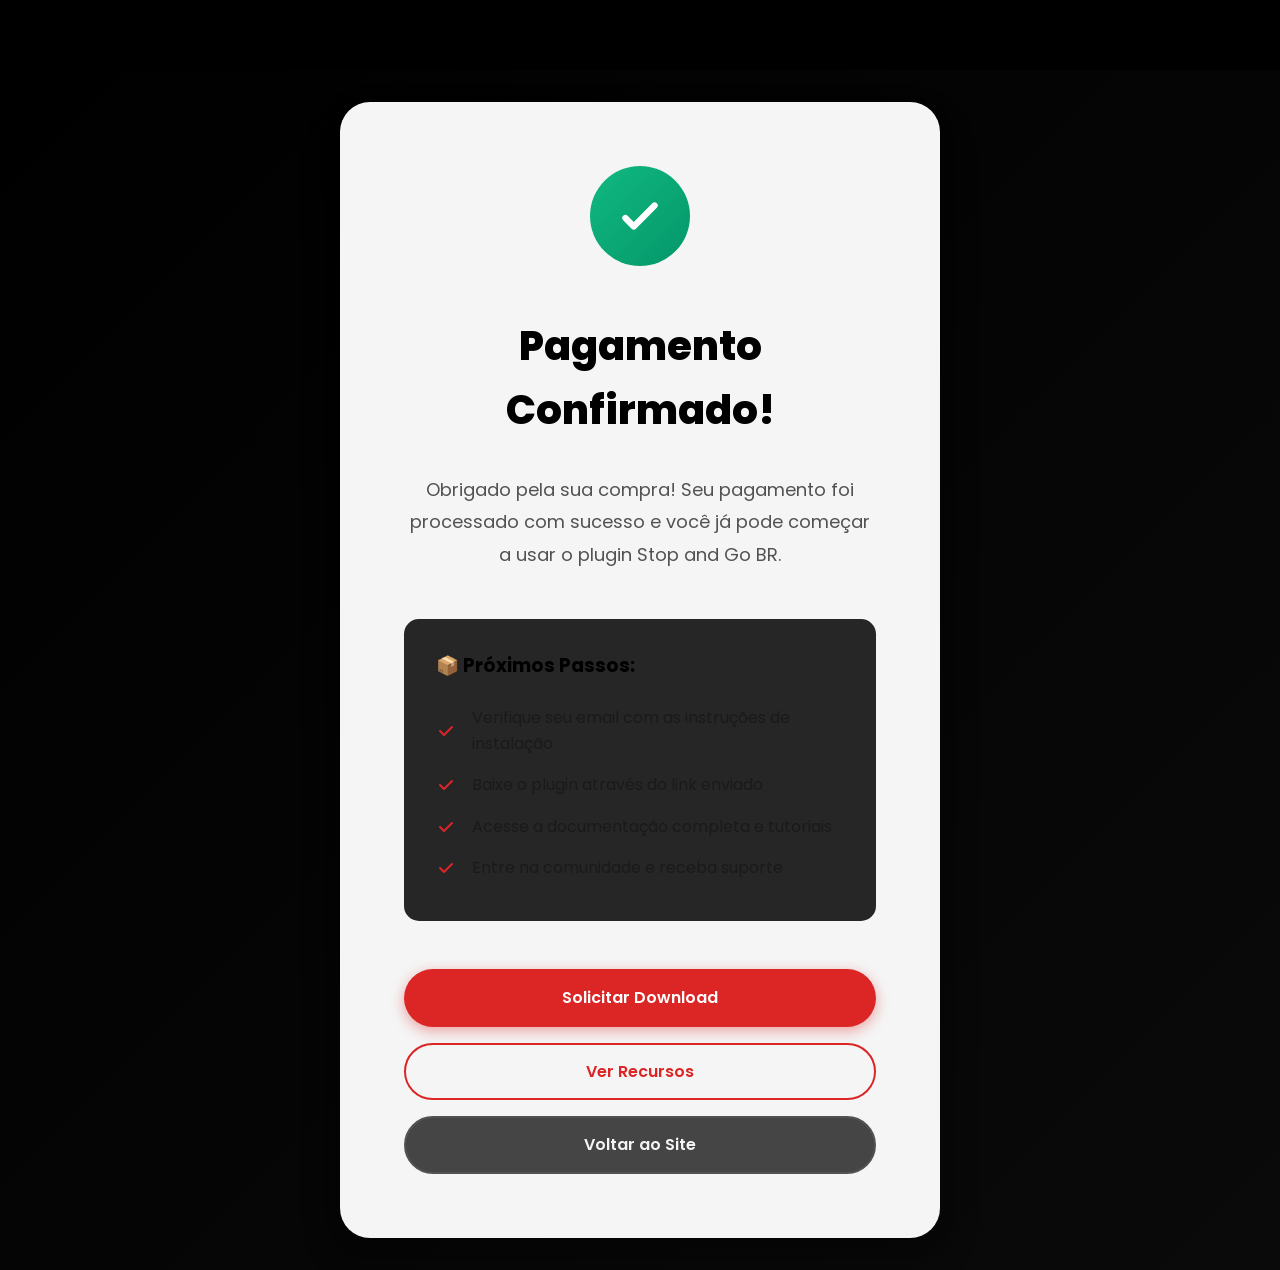
<file: plugin/success.html>
<!DOCTYPE html>
<html lang="pt-BR">
<head>
    <meta charset="UTF-8">
    <meta name="viewport" content="width=device-width, initial-scale=1.0">
    <title>Pagamento Confirmado - Plugin Stop and Go BR</title>
    <link rel="stylesheet" href="styles.css">
    <link href="https://fonts.googleapis.com/css2?family=Poppins:wght@300;400;600;700;800&display=swap" rel="stylesheet">
    <style>
        .success-container {
            min-height: 100vh;
            display: flex;
            align-items: center;
            justify-content: center;
            background: linear-gradient(135deg, var(--dark-bg) 0%, var(--secondary-dark) 100%);
            padding: var(--spacing-md);
        }
        
        .success-card {
            background: var(--white);
            border-radius: 30px;
            padding: var(--spacing-xl);
            max-width: 600px;
            text-align: center;
            box-shadow: var(--shadow-xl);
        }
        
        .success-icon {
            width: 100px;
            height: 100px;
            margin: 0 auto var(--spacing-lg);
            background: linear-gradient(135deg, #10b981, #059669);
            border-radius: 50%;
            display: flex;
            align-items: center;
            justify-content: center;
            animation: scaleIn 0.5s ease-out;
        }
        
        @keyframes scaleIn {
            from {
                transform: scale(0);
            }
            to {
                transform: scale(1);
            }
        }
        
        .success-icon svg {
            width: 50px;
            height: 50px;
            color: white;
        }
        
        .success-title {
            font-size: 2.5rem;
            font-weight: 800;
            color: var(--dark-bg);
            margin-bottom: var(--spacing-md);
        }
        
        .success-message {
            font-size: 1.125rem;
            color: var(--gray);
            margin-bottom: var(--spacing-lg);
            line-height: 1.8;
        }
        
        .success-details {
            background: var(--gray-light);
            border-radius: 15px;
            padding: var(--spacing-md);
            margin-bottom: var(--spacing-lg);
            text-align: left;
        }
        
        .success-details h3 {
            color: var(--dark-bg);
            margin-bottom: var(--spacing-sm);
        }
        
        .success-details ul {
            list-style: none;
            padding-left: 0;
        }
        
        .success-details li {
            padding: var(--spacing-xs) 0;
            color: var(--gray-dark);
            display: flex;
            align-items: center;
            gap: var(--spacing-sm);
        }
        
        .success-details li svg {
            color: var(--primary-color);
            flex-shrink: 0;
        }
        
        .success-actions {
            display: flex;
            flex-direction: column;
            gap: var(--spacing-sm);
        }
    </style>
</head>
<body>
    <div class="success-container">
        <div class="success-card">
            <div class="success-icon">
                <svg fill="none" stroke="currentColor" viewBox="0 0 24 24">
                    <path stroke-linecap="round" stroke-linejoin="round" stroke-width="3" d="M5 13l4 4L19 7"></path>
                </svg>
            </div>
            
            <h1 class="success-title">Pagamento Confirmado!</h1>
            
            <p class="success-message">
                Obrigado pela sua compra! Seu pagamento foi processado com sucesso e você já pode começar a usar o plugin Stop and Go BR.
            </p>
            
            <div class="success-details">
                <h3>📦 Próximos Passos:</h3>
                <ul>
                    <li>
                        <svg width="20" height="20" viewBox="0 0 20 20" fill="none">
                            <path d="M16 6L8 14L4 10" stroke="currentColor" stroke-width="2" stroke-linecap="round" stroke-linejoin="round"/>
                        </svg>
                        Verifique seu email com as instruções de instalação
                    </li>
                    <li>
                        <svg width="20" height="20" viewBox="0 0 20 20" fill="none">
                            <path d="M16 6L8 14L4 10" stroke="currentColor" stroke-width="2" stroke-linecap="round" stroke-linejoin="round"/>
                        </svg>
                        Baixe o plugin através do link enviado
                    </li>
                    <li>
                        <svg width="20" height="20" viewBox="0 0 20 20" fill="none">
                            <path d="M16 6L8 14L4 10" stroke="currentColor" stroke-width="2" stroke-linecap="round" stroke-linejoin="round"/>
                        </svg>
                        Acesse a documentação completa e tutoriais
                    </li>
                    <li>
                        <svg width="20" height="20" viewBox="0 0 20 20" fill="none">
                            <path d="M16 6L8 14L4 10" stroke="currentColor" stroke-width="2" stroke-linecap="round" stroke-linejoin="round"/>
                        </svg>
                        Entre na comunidade e receba suporte
                    </li>
                </ul>
            </div>
            
            <div class="success-actions">
                <a href="mailto:contato@stopandgobr.com?subject=Download do Plugin" class="btn btn-primary btn-block">
                    Solicitar Download
                </a>
                <a href="index.html#features" class="btn btn-outline btn-block">
                    Ver Recursos
                </a>
                <a href="../" class="btn btn-secondary btn-block">
                    Voltar ao Site
                </a>
            </div>
        </div>
    </div>
</body>
</html>
</file>
<file: styles.css>
/* Reset and Base Styles */
* {
    margin: 0;
    padding: 0;
    box-sizing: border-box;
}

:root {
    --primary-color: #00d4ff;
    --secondary-color: #ff00ff;
    --bg-dark: #000000;
    --bg-card: #0a0a0a;
    --bg-card-hover: #1a1a1a;
    --text-primary: #ffffff;
    --text-secondary: #b0b0b0;
    --border-color: #2a2a2a;
    --success-color: #00ff88;
}

body {
    font-family: -apple-system, BlinkMacSystemFont, 'Segoe UI', Roboto, Oxygen, Ubuntu, Cantarell, sans-serif;
    background-color: var(--bg-dark);
    color: var(--text-primary);
    line-height: 1.6;
}

.container {
    max-width: 1200px;
    margin: 0 auto;
    padding: 0 20px;
}

/* Header */
.header {
    background-color: var(--bg-card);
    border-bottom: 1px solid var(--border-color);
    padding: 1rem 0;
    position: sticky;
    top: 0;
    z-index: 1000;
}

.header .container {
    display: flex;
    justify-content: space-between;
    align-items: center;
}

.logo h1 {
    font-size: 1.5rem;
    background: linear-gradient(135deg, var(--primary-color), var(--secondary-color));
    -webkit-background-clip: text;
    -webkit-text-fill-color: transparent;
    background-clip: text;
}

.nav {
    display: flex;
    gap: 2rem;
}

.nav a {
    color: var(--text-secondary);
    text-decoration: none;
    transition: color 0.3s;
    font-weight: 500;
}

.nav a:hover {
    color: var(--primary-color);
}

/* Hero Section */
.hero {
    padding: 5rem 0;
    text-align: center;
    background: linear-gradient(180deg, var(--bg-dark) 0%, var(--bg-card) 100%);
}

.hero h2 {
    font-size: 3rem;
    margin-bottom: 1rem;
    background: linear-gradient(135deg, var(--primary-color), var(--secondary-color));
    -webkit-background-clip: text;
    -webkit-text-fill-color: transparent;
    background-clip: text;
}

.hero p {
    font-size: 1.25rem;
    color: var(--text-secondary);
}

/* Section Styles */
section {
    padding: 4rem 0;
}

.section-title {
    font-size: 2.5rem;
    text-align: center;
    margin-bottom: 1rem;
}

.section-description {
    text-align: center;
    color: var(--text-secondary);
    margin-bottom: 3rem;
    max-width: 700px;
    margin-left: auto;
    margin-right: auto;
    font-size: 1.1rem;
}

/* Features Section */
.features {
    background-color: var(--bg-card);
}

.features-grid {
    display: grid;
    grid-template-columns: repeat(auto-fit, minmax(320px, 1fr));
    gap: 2rem;
    margin-top: 3rem;
}

.feature-card {
    background-color: var(--bg-dark);
    border: 1px solid var(--border-color);
    border-radius: 12px;
    padding: 2rem;
    transition: transform 0.3s, border-color 0.3s;
    text-align: center;
}

.feature-card:hover {
    transform: translateY(-5px);
    border-color: var(--primary-color);
}

.feature-icon {
    width: 80px;
    height: 80px;
    margin: 0 auto 1.5rem;
    display: flex;
    align-items: center;
    justify-content: center;
    background: linear-gradient(135deg, var(--primary-color), var(--secondary-color));
    border-radius: 50%;
    font-size: 2rem;
}

.feature-icon i {
    color: var(--bg-dark);
}

.icon-badge {
    font-size: 1.5rem;
    font-weight: bold;
    color: var(--bg-dark);
}

.feature-card h3 {
    font-size: 1.25rem;
    margin-bottom: 1rem;
}

.feature-card p {
    color: var(--text-secondary);
    line-height: 1.6;
}

/* Themes Section */
.themes-grid {
    display: grid;
    grid-template-columns: repeat(auto-fit, minmax(300px, 1fr));
    gap: 2rem;
    margin-top: 3rem;
}

.theme-card {
    background-color: var(--bg-card);
    border: 1px solid var(--border-color);
    border-radius: 12px;
    overflow: hidden;
    transition: transform 0.3s, border-color 0.3s;
}

.theme-card:hover {
    transform: translateY(-5px);
    border-color: var(--primary-color);
}

.theme-preview {
    aspect-ratio: 16 / 9;
    display: flex;
    align-items: center;
    justify-content: center;
}

.placeholder-image {
    width: 100%;
    height: 100%;
    background: linear-gradient(135deg, #1a1a1a, #2a2a2a);
    display: flex;
    align-items: center;
    justify-content: center;
    font-size: 3rem;
    color: var(--text-secondary);
}

.placeholder-image.light {
    background: linear-gradient(135deg, #f0f0f0, #d0d0d0);
}

.placeholder-image.custom {
    background: linear-gradient(135deg, #ff1744, #ff9100);
}

.theme-card h3 {
    padding: 1.5rem;
    text-align: center;
    font-size: 1.25rem;
}

/* Pricing Section */
.pricing {
    background-color: var(--bg-card);
}

.pricing-toggle {
    display: flex;
    align-items: center;
    justify-content: center;
    gap: 1rem;
    margin-bottom: 3rem;
}

.toggle-label {
    color: var(--text-secondary);
    font-weight: 500;
}

.save-badge {
    background-color: var(--success-color);
    color: var(--bg-dark);
    padding: 0.25rem 0.5rem;
    border-radius: 4px;
    font-size: 0.875rem;
    font-weight: bold;
}

.toggle-switch {
    position: relative;
    display: inline-block;
    width: 60px;
    height: 30px;
}

.toggle-switch input {
    opacity: 0;
    width: 0;
    height: 0;
}

.toggle-slider {
    position: absolute;
    cursor: pointer;
    top: 0;
    left: 0;
    right: 0;
    bottom: 0;
    background-color: var(--border-color);
    transition: 0.4s;
    border-radius: 30px;
}

.toggle-slider:before {
    position: absolute;
    content: "";
    height: 22px;
    width: 22px;
    left: 4px;
    bottom: 4px;
    background-color: white;
    transition: 0.4s;
    border-radius: 50%;
}

input:checked + .toggle-slider {
    background-color: var(--primary-color);
}

input:checked + .toggle-slider:before {
    transform: translateX(30px);
}

.pricing-grid {
    display: grid;
    grid-template-columns: repeat(auto-fit, minmax(300px, 1fr));
    gap: 2rem;
    margin-top: 3rem;
}

.pricing-card {
    background-color: var(--bg-dark);
    border: 2px solid var(--border-color);
    border-radius: 12px;
    padding: 2.5rem;
    text-align: center;
    transition: transform 0.3s, border-color 0.3s;
    position: relative;
}

.pricing-card.featured {
    border-color: var(--primary-color);
    transform: scale(1.05);
}

.pricing-card:hover {
    transform: translateY(-5px);
    border-color: var(--primary-color);
}

.pricing-card.featured:hover {
    transform: scale(1.05) translateY(-5px);
}

.popular-badge {
    position: absolute;
    top: -15px;
    left: 50%;
    transform: translateX(-50%);
    background: linear-gradient(135deg, var(--primary-color), var(--secondary-color));
    color: var(--bg-dark);
    padding: 0.5rem 1.5rem;
    border-radius: 20px;
    font-weight: bold;
    font-size: 0.875rem;
}

.pricing-card h3 {
    font-size: 1.75rem;
    margin-bottom: 1.5rem;
}

.price {
    font-size: 3rem;
    font-weight: bold;
    margin-bottom: 2rem;
    display: flex;
    align-items: flex-start;
    justify-content: center;
}

.currency {
    font-size: 1.5rem;
    margin-top: 0.5rem;
}

.period {
    font-size: 1.25rem;
    color: var(--text-secondary);
    margin-top: 1rem;
}

.features-list {
    list-style: none;
    margin-bottom: 2rem;
    text-align: left;
}

.features-list li {
    padding: 0.75rem 0;
    border-bottom: 1px solid var(--border-color);
    display: flex;
    align-items: center;
    gap: 0.75rem;
}

.features-list li:last-child {
    border-bottom: none;
}

.features-list i {
    color: var(--success-color);
}

/* Buttons */
.btn {
    padding: 0.875rem 2rem;
    border: none;
    border-radius: 8px;
    font-size: 1rem;
    font-weight: 600;
    cursor: pointer;
    transition: all 0.3s;
    text-decoration: none;
    display: inline-block;
}

.btn-primary {
    background: linear-gradient(135deg, var(--primary-color), var(--secondary-color));
    color: var(--bg-dark);
}

.btn-primary:hover {
    transform: translateY(-2px);
    box-shadow: 0 8px 20px rgba(0, 212, 255, 0.3);
}

.btn-secondary {
    background-color: transparent;
    color: var(--text-primary);
    border: 2px solid var(--border-color);
}

.btn-secondary:hover {
    border-color: var(--primary-color);
    color: var(--primary-color);
}

.btn-large {
    padding: 1.25rem 3rem;
    font-size: 1.125rem;
}

/* Download Section */
.download {
    text-align: center;
}

.download-buttons {
    display: flex;
    gap: 1.5rem;
    justify-content: center;
    flex-wrap: wrap;
}

.download-buttons .btn i {
    margin-right: 0.5rem;
}

/* FAQ Section */
.faq {
    background-color: var(--bg-card);
}

.faq-list {
    max-width: 800px;
    margin: 0 auto;
}

.faq-item {
    background-color: var(--bg-dark);
    border: 1px solid var(--border-color);
    border-radius: 8px;
    margin-bottom: 1rem;
    overflow: hidden;
}

.faq-question {
    width: 100%;
    background: none;
    border: none;
    padding: 1.5rem;
    text-align: left;
    color: var(--text-primary);
    font-size: 1.125rem;
    font-weight: 600;
    cursor: pointer;
    display: flex;
    justify-content: space-between;
    align-items: center;
    transition: background-color 0.3s;
}

.faq-question:hover {
    background-color: var(--bg-card-hover);
}

.faq-question i {
    transition: transform 0.3s;
    color: var(--primary-color);
}

.faq-item.active .faq-question i {
    transform: rotate(180deg);
}

.faq-answer {
    max-height: 0;
    overflow: hidden;
    transition: max-height 0.3s ease-out;
}

.faq-item.active .faq-answer {
    max-height: 500px;
}

.faq-answer p {
    padding: 0 1.5rem 1.5rem;
    color: var(--text-secondary);
    line-height: 1.8;
}

/* Footer */
.footer {
    background-color: var(--bg-card);
    border-top: 1px solid var(--border-color);
    padding: 2rem 0;
    margin-top: 4rem;
}

.footer .container {
    display: flex;
    justify-content: space-between;
    align-items: center;
    flex-wrap: wrap;
    gap: 1rem;
}

.footer p {
    color: var(--text-secondary);
}

.footer-links {
    display: flex;
    gap: 2rem;
}

.footer-links a {
    color: var(--text-secondary);
    text-decoration: none;
    transition: color 0.3s;
}

.footer-links a:hover {
    color: var(--primary-color);
}

/* Responsive Design */
@media (max-width: 768px) {
    .nav {
        gap: 1rem;
        font-size: 0.9rem;
    }

    .hero h2 {
        font-size: 2rem;
    }

    .hero p {
        font-size: 1rem;
    }

    .section-title {
        font-size: 2rem;
    }

    .features-grid,
    .themes-grid,
    .pricing-grid {
        grid-template-columns: 1fr;
    }

    .pricing-card.featured {
        transform: scale(1);
    }

    .pricing-card.featured:hover {
        transform: translateY(-5px);
    }

    .footer .container {
        flex-direction: column;
        text-align: center;
    }

    .download-buttons {
        flex-direction: column;
        align-items: center;
    }

    .download-buttons .btn {
        width: 100%;
        max-width: 300px;
    }
}

@media (max-width: 480px) {
    .header .container {
        flex-direction: column;
        gap: 1rem;
    }

    .nav {
        flex-wrap: wrap;
        justify-content: center;
    }

    .hero h2 {
        font-size: 1.5rem;
    }

    .section-title {
        font-size: 1.5rem;
    }

    .price {
        font-size: 2rem;
    }
}
</file>
<file: plugin/styles.css>
/* Reset and Base Styles */
* {
    margin: 0;
    padding: 0;
    box-sizing: border-box;
}

:root {
    /* Primary Colors - Racing Red Theme */
    --primary-color: #dc2626;
    --primary-dark: #991b1b;
    --primary-light: #ef4444;
    
    /* Secondary Colors - Dark Grays */
    --secondary-color: #1f1f1f;
    --secondary-dark: #0a0a0a;
    --secondary-light: #404040;
    
    /* Accent Colors */
    --accent-color: #1a1a1a;
    --accent-gold: #dc2626;
    
    /* Neutrals - Black and Gray Spectrum */
    --dark-bg: #000000;
    --dark-card: #0f0f0f;
    --gray-dark: #1a1a1a;
    --gray: #525252;
    --gray-light: #262626;
    --white: #f5f5f5;
    
    /* Spacing */
    --spacing-xs: 0.5rem;
    --spacing-sm: 1rem;
    --spacing-md: 2rem;
    --spacing-lg: 3rem;
    --spacing-xl: 4rem;
    
    /* Typography */
    --font-family: 'Poppins', -apple-system, BlinkMacSystemFont, 'Segoe UI', sans-serif;
    
    /* Shadows */
    --shadow-sm: 0 1px 3px rgba(0, 0, 0, 0.12), 0 1px 2px rgba(0, 0, 0, 0.24);
    --shadow-md: 0 4px 6px rgba(0, 0, 0, 0.1), 0 2px 4px rgba(0, 0, 0, 0.06);
    --shadow-lg: 0 10px 20px rgba(0, 0, 0, 0.15), 0 3px 6px rgba(0, 0, 0, 0.1);
    --shadow-xl: 0 20px 40px rgba(0, 0, 0, 0.2), 0 8px 16px rgba(0, 0, 0, 0.15);
    
    /* Transitions */
    --transition: all 0.3s cubic-bezier(0.4, 0, 0.2, 1);
}

body {
    font-family: var(--font-family);
    line-height: 1.6;
    color: #d1d5db;
    background-color: #000000;
    overflow-x: hidden;
    padding-top: 70px; /* Account for fixed navbar */
}

.container {
    max-width: 1200px;
    margin: 0 auto;
    padding: 0 var(--spacing-md);
}

/* Navigation Bar */
.navbar {
    position: fixed;
    top: 0;
    left: 0;
    right: 0;
    background: #0a0a0a;
    border-bottom: 1px solid #1a1a1a;
    box-shadow: 0 4px 6px rgba(0, 0, 0, 0.5);
    z-index: 1000;
    transition: var(--transition);
}

.nav-content {
    display: flex;
    align-items: center;
    justify-content: space-between;
    padding: 1rem 0;
}

.nav-brand {
    font-size: 1.5rem;
    font-weight: 800;
    color: #f5f5f5;
}

.brand-highlight {
    color: var(--primary-color);
}

.nav-menu {
    display: flex;
    list-style: none;
    gap: 2rem;
    margin: 0;
}

.nav-menu a {
    text-decoration: none;
    color: #d1d5db;
    font-weight: 500;
    transition: var(--transition);
    position: relative;
}

.nav-menu a::after {
    content: '';
    position: absolute;
    bottom: -5px;
    left: 0;
    width: 0;
    height: 2px;
    background: var(--primary-color);
    transition: var(--transition);
}

.nav-menu a:hover,
.nav-menu a.active {
    color: var(--primary-color);
}

.nav-menu a:hover::after,
.nav-menu a.active::after {
    width: 100%;
}

.nav-cta .btn {
    padding: 0.625rem 1.5rem;
}

.nav-toggle {
    display: none;
    flex-direction: column;
    gap: 4px;
    background: none;
    border: none;
    cursor: pointer;
    padding: 0.5rem;
}

.nav-toggle span {
    display: block;
    width: 25px;
    height: 3px;
    background: var(--gray-dark);
    transition: var(--transition);
}

@media (max-width: 768px) {
    .nav-menu {
        position: fixed;
        top: 70px;
        left: -100%;
        width: 100%;
        height: calc(100vh - 70px);
        background: var(--white);
        flex-direction: column;
        padding: 2rem;
        gap: 1rem;
        transition: var(--transition);
        box-shadow: var(--shadow-lg);
    }

    .nav-menu.active {
        left: 0;
    }

    .nav-toggle {
        display: flex;
    }

    .nav-cta {
        margin-left: auto;
        margin-right: 1rem;
    }
}

/* Hero Section */
.hero {
    position: relative;
    min-height: 100vh;
    display: flex;
    align-items: center;
    justify-content: center;
    background: linear-gradient(135deg, #000000 0%, #1a1a1a 100%);
    color: #f5f5f5;
    overflow: hidden;
}

.hero::before {
    content: '';
    position: absolute;
    top: 0;
    left: 0;
    right: 0;
    bottom: 0;
    background: 
        radial-gradient(circle at 20% 50%, rgba(220, 38, 38, 0.15) 0%, transparent 50%),
        radial-gradient(circle at 80% 50%, rgba(220, 38, 38, 0.1) 0%, transparent 50%);
    z-index: 1;
}

.hero-overlay {
    position: absolute;
    top: 0;
    left: 0;
    right: 0;
    bottom: 0;
    background: url('data:image/svg+xml,<svg width="100" height="100" xmlns="http://www.w3.org/2000/svg"><defs><pattern id="grid" width="50" height="50" patternUnits="userSpaceOnUse"><path d="M 50 0 L 0 0 0 50" fill="none" stroke="rgba(220,38,38,0.05)" stroke-width="1"/></pattern></defs><rect width="100" height="100" fill="url(%23grid)"/></svg>');
    z-index: 1;
}

.hero-content {
    position: relative;
    z-index: 2;
    text-align: center;
    max-width: 900px;
}

.hero-title {
    font-size: clamp(2.5rem, 8vw, 5rem);
    font-weight: 800;
    margin-bottom: var(--spacing-md);
    line-height: 1.1;
}

.hero-title .highlight {
    color: var(--primary-color);
    position: relative;
    display: inline-block;
}

.hero-title .highlight::after {
    content: '';
    position: absolute;
    bottom: 0;
    left: 0;
    width: 100%;
    height: 8px;
    background: var(--primary-color);
    transform: skewY(-2deg);
    z-index: -1;
}

.hero-subtitle {
    font-size: clamp(1.5rem, 4vw, 2.5rem);
    font-weight: 600;
    margin-bottom: var(--spacing-sm);
    color: var(--accent-light);
}

.hero-description {
    font-size: clamp(1rem, 2vw, 1.25rem);
    margin-bottom: var(--spacing-lg);
    opacity: 0.9;
}

.hero-cta {
    display: flex;
    gap: var(--spacing-md);
    justify-content: center;
    flex-wrap: wrap;
}

.hero-scroll {
    position: absolute;
    bottom: var(--spacing-lg);
    left: 50%;
    transform: translateX(-50%);
    display: flex;
    flex-direction: column;
    align-items: center;
    gap: var(--spacing-xs);
    color: var(--white);
    opacity: 0.7;
    z-index: 2;
    animation: bounce 2s infinite;
}

@keyframes bounce {
    0%, 20%, 50%, 80%, 100% {
        transform: translateX(-50%) translateY(0);
    }
    40% {
        transform: translateX(-50%) translateY(-10px);
    }
    60% {
        transform: translateX(-50%) translateY(-5px);
    }
}

/* Animations */
@keyframes fadeIn {
    from {
        opacity: 0;
        transform: translateY(20px);
    }
    to {
        opacity: 1;
        transform: translateY(0);
    }
}

.animate-fade-in {
    animation: fadeIn 0.8s ease-out;
}

.animate-fade-in-delay-1 {
    animation: fadeIn 0.8s ease-out 0.2s both;
}

.animate-fade-in-delay-2 {
    animation: fadeIn 0.8s ease-out 0.4s both;
}

.animate-fade-in-delay-3 {
    animation: fadeIn 0.8s ease-out 0.6s both;
}

/* Buttons */
.btn {
    display: inline-flex;
    align-items: center;
    gap: var(--spacing-xs);
    padding: 0.875rem 2rem;
    font-size: 1rem;
    font-weight: 600;
    text-decoration: none;
    border-radius: 50px;
    border: 2px solid transparent;
    cursor: pointer;
    transition: var(--transition);
    font-family: var(--font-family);
}

.btn-primary {
    background: var(--primary-color);
    color: #ffffff;
    box-shadow: 0 4px 14px rgba(220, 38, 38, 0.4);
}

.btn-primary:hover {
    background: var(--primary-dark);
    transform: translateY(-2px);
    box-shadow: 0 6px 20px rgba(220, 38, 38, 0.6);
}

.btn-secondary {
    background: rgba(26, 26, 26, 0.8);
    color: #f5f5f5;
    border-color: #525252;
    backdrop-filter: blur(10px);
}

.btn-secondary:hover {
    background: #262626;
    color: #f5f5f5;
    border-color: var(--primary-color);
}

.btn-outline {
    background: transparent;
    color: var(--primary-color);
    border-color: var(--primary-color);
}

.btn-outline:hover {
    background: var(--primary-color);
    color: #ffffff;
}

.btn-large {
    padding: 1.125rem 2.5rem;
    font-size: 1.125rem;
}

.btn-block {
    width: 100%;
    justify-content: center;
}

/* Section Styles */
section {
    padding: var(--spacing-xl) 0;
}

.section-header {
    text-align: center;
    margin-bottom: var(--spacing-xl);
}

.section-title {
    font-size: clamp(2rem, 5vw, 3rem);
    font-weight: 700;
    margin-bottom: var(--spacing-sm);
    color: #f5f5f5;
}

.section-subtitle {
    font-size: clamp(1rem, 2vw, 1.25rem);
    color: #a3a3a3;
}

/* Features Section */
.features {
    background: #0a0a0a;
}

.features-grid {
    display: grid;
    grid-template-columns: repeat(auto-fit, minmax(300px, 1fr));
    gap: var(--spacing-md);
}

.feature-card {
    background: #1a1a1a;
    padding: var(--spacing-lg);
    border-radius: 20px;
    border: 1px solid #262626;
    box-shadow: 0 10px 20px rgba(0, 0, 0, 0.5);
    transition: var(--transition);
}

.feature-card:hover {
    transform: translateY(-8px);
    box-shadow: 0 20px 40px rgba(220, 38, 38, 0.2);
    border-color: var(--primary-color);
}

.feature-icon {
    width: 80px;
    height: 80px;
    display: flex;
    align-items: center;
    justify-content: center;
    background: linear-gradient(135deg, var(--primary-color), var(--primary-dark));
    border-radius: 20px;
    margin-bottom: var(--spacing-md);
    color: #ffffff;
}

.feature-title {
    font-size: 1.5rem;
    font-weight: 600;
    margin-bottom: var(--spacing-sm);
    color: #f5f5f5;
}

.feature-description {
    color: #a3a3a3;
    line-height: 1.8;
}

/* Gallery Section */
.gallery {
    background: #000000;
}

.gallery-grid {
    display: grid;
    grid-template-columns: repeat(auto-fit, minmax(300px, 1fr));
    gap: var(--spacing-md);
    margin-bottom: var(--spacing-md);
}

.gallery-item {
    border-radius: 15px;
    overflow: hidden;
    border: 1px solid #262626;
    box-shadow: 0 10px 20px rgba(0, 0, 0, 0.5);
    transition: var(--transition);
}

.gallery-item:hover {
    transform: scale(1.03);
    box-shadow: 0 20px 40px rgba(220, 38, 38, 0.2);
    border-color: var(--primary-color);
}

.gallery-placeholder {
    aspect-ratio: 16/9;
    background: linear-gradient(135deg, #1a1a1a 0%, #262626 100%);
    display: flex;
    flex-direction: column;
    align-items: center;
    justify-content: center;
    color: #a3a3a3;
    padding: var(--spacing-md);
}

.gallery-placeholder p {
    margin-top: var(--spacing-sm);
    font-weight: 600;
}

.gallery-note {
    text-align: center;
    padding: var(--spacing-md);
    background: var(--accent-color);
    border-radius: 10px;
    color: var(--gray-dark);
    border-left: 4px solid var(--accent-gold);
}

.gallery-note code {
    background: var(--white);
    padding: 0.25rem 0.5rem;
    border-radius: 4px;
    font-family: 'Courier New', monospace;
}

/* Benefits Section */
.benefits {
    background: #0a0a0a;
    color: #f5f5f5;
}

.benefits .section-title {
    color: #f5f5f5;
}

.benefits-content {
    display: grid;
    grid-template-columns: repeat(auto-fit, minmax(300px, 1fr));
    gap: var(--spacing-xl);
    align-items: center;
}

.benefits-list {
    list-style: none;
}

.benefits-list li {
    display: flex;
    gap: var(--spacing-md);
    margin-bottom: var(--spacing-md);
    align-items: flex-start;
}

.benefits-list svg {
    flex-shrink: 0;
    width: 24px;
    height: 24px;
    color: var(--primary-color);
    margin-top: 4px;
}

.stats-card {
    background: #1a1a1a;
    padding: var(--spacing-lg);
    border-radius: 20px;
    border: 1px solid #262626;
    display: grid;
    gap: var(--spacing-lg);
}

.stat {
    text-align: center;
    padding: var(--spacing-md);
    border-radius: 15px;
    background: rgba(220, 38, 38, 0.1);
    border: 1px solid rgba(220, 38, 38, 0.2);
}

.stat-number {
    display: block;
    font-size: 3rem;
    font-weight: 800;
    color: var(--primary-color);
    margin-bottom: var(--spacing-xs);
}

.stat-label {
    display: block;
    font-size: 0.875rem;
    color: #a3a3a3;
    text-transform: uppercase;
    letter-spacing: 1px;
}

/* Pricing Section */
.pricing {
    background: #000000;
}

.pricing-grid {
    display: grid;
    grid-template-columns: repeat(auto-fit, minmax(280px, 1fr));
    gap: var(--spacing-lg);
    margin-top: var(--spacing-xl);
}

.pricing-card {
    background: #1a1a1a;
    border-radius: 20px;
    padding: var(--spacing-lg);
    border: 1px solid #262626;
    box-shadow: 0 10px 20px rgba(0, 0, 0, 0.5);
    position: relative;
    transition: var(--transition);
    display: flex;
    flex-direction: column;
}

.pricing-card:hover {
    transform: translateY(-8px);
    box-shadow: 0 20px 40px rgba(220, 38, 38, 0.2);
    border-color: var(--primary-color);
}

.pricing-card.featured {
    background: linear-gradient(135deg, var(--primary-color) 0%, var(--primary-dark) 100%);
    color: #ffffff;
    transform: scale(1.05);
    border-color: var(--primary-color);
}

.pricing-card.featured:hover {
    transform: scale(1.08) translateY(-8px);
}

.pricing-card.featured .pricing-plan,
.pricing-card.featured .pricing-features li,
.pricing-card.featured .pricing-price {
    color: #ffffff;
}

.pricing-badge {
    position: absolute;
    top: -15px;
    left: 50%;
    transform: translateX(-50%);
    background: var(--primary-color);
    color: #ffffff;
    padding: 0.5rem 1.5rem;
    border-radius: 50px;
    font-size: 0.875rem;
    font-weight: 700;
    text-transform: uppercase;
    letter-spacing: 1px;
}

.pricing-header {
    text-align: center;
    margin-bottom: var(--spacing-lg);
}

.pricing-plan {
    font-size: 1.5rem;
    font-weight: 700;
    margin-bottom: var(--spacing-md);
    color: #f5f5f5;
}

.pricing-price {
    display: flex;
    align-items: baseline;
    justify-content: center;
    color: #f5f5f5;
}

.currency {
    font-size: 1.5rem;
    font-weight: 600;
}

.amount {
    font-size: 4rem;
    font-weight: 800;
    margin: 0 0.25rem;
}

.period {
    font-size: 1.125rem;
    color: #a3a3a3;
}

.pricing-features {
    list-style: none;
    margin-bottom: var(--spacing-lg);
    flex-grow: 1;
}

.pricing-features li {
    display: flex;
    align-items: center;
    gap: var(--spacing-sm);
    padding: var(--spacing-sm) 0;
    color: #d1d5db;
}

.pricing-features svg {
    flex-shrink: 0;
    color: var(--primary-color);
}

.pricing-card.featured .pricing-features svg {
    color: #ffffff;
}

/* FAQ Section */
.faq {
    background: #0a0a0a;
}

.faq-list {
    max-width: 800px;
    margin: 0 auto;
}

.faq-item {
    background: #1a1a1a;
    border-radius: 15px;
    margin-bottom: var(--spacing-md);
    border: 1px solid #262626;
    box-shadow: 0 4px 6px rgba(0, 0, 0, 0.3);
    overflow: hidden;
}

.faq-question {
    width: 100%;
    display: flex;
    justify-content: space-between;
    align-items: center;
    padding: var(--spacing-md);
    background: none;
    border: none;
    font-family: var(--font-family);
    font-size: 1.125rem;
    font-weight: 600;
    color: #f5f5f5;
    cursor: pointer;
    text-align: left;
    transition: var(--transition);
}

.faq-question:hover {
    background: #262626;
}

.faq-icon {
    flex-shrink: 0;
    transition: var(--transition);
    color: var(--primary-color);
}

.faq-item.active .faq-icon {
    transform: rotate(180deg);
}

.faq-answer {
    max-height: 0;
    overflow: hidden;
    transition: max-height 0.3s ease-out;
}

.faq-item.active .faq-answer {
    max-height: 500px;
}

.faq-answer p {
    padding: 0 var(--spacing-md) var(--spacing-md);
    color: #a3a3a3;
    line-height: 1.8;
}

/* CTA Final Section */
.cta-final {
    background: linear-gradient(135deg, #1a1a1a 0%, #000000 100%);
    color: #f5f5f5;
    text-align: center;
    padding: var(--spacing-xl) 0;
    border-top: 1px solid #262626;
}

.cta-title {
    font-size: clamp(2rem, 5vw, 3rem);
    font-weight: 800;
    margin-bottom: var(--spacing-md);
}

.cta-subtitle {
    font-size: clamp(1rem, 2vw, 1.25rem);
    margin-bottom: var(--spacing-lg);
    opacity: 0.9;
}

.cta-buttons {
    display: flex;
    gap: var(--spacing-md);
    justify-content: center;
    flex-wrap: wrap;
    margin-bottom: var(--spacing-md);
}

.cta-note {
    font-size: 0.875rem;
    opacity: 0.8;
}

/* Footer */
.footer {
    background: #000000;
    color: #f5f5f5;
    padding: var(--spacing-xl) 0 var(--spacing-md);
    border-top: 1px solid #262626;
}

.footer-content {
    display: grid;
    grid-template-columns: repeat(auto-fit, minmax(200px, 1fr));
    gap: var(--spacing-lg);
    margin-bottom: var(--spacing-lg);
}

.footer-brand h3 {
    font-size: 1.5rem;
    margin-bottom: var(--spacing-sm);
    color: var(--primary-color);
}

.footer-brand p {
    color: var(--gray-light);
}

.footer-column h4 {
    font-size: 1.125rem;
    margin-bottom: var(--spacing-md);
    color: var(--accent-gold);
}

.footer-column ul {
    list-style: none;
}

.footer-column li {
    margin-bottom: var(--spacing-sm);
}

.footer-column a {
    color: var(--gray-light);
    text-decoration: none;
    transition: var(--transition);
}

.footer-column a:hover {
    color: var(--white);
    padding-left: 5px;
}

.footer-bottom {
    text-align: center;
    padding-top: var(--spacing-md);
    border-top: 1px solid rgba(255, 255, 255, 0.1);
    color: var(--gray);
}

/* Loading Overlay */
.loading-overlay {
    position: fixed;
    top: 0;
    left: 0;
    right: 0;
    bottom: 0;
    background: rgba(0, 0, 0, 0.9);
    display: none;
    align-items: center;
    justify-content: center;
    flex-direction: column;
    gap: var(--spacing-md);
    z-index: 9999;
}

.loading-overlay.active {
    display: flex;
}

.loading-spinner {
    width: 60px;
    height: 60px;
    border: 4px solid rgba(255, 255, 255, 0.1);
    border-top-color: var(--primary-color);
    border-radius: 50%;
    animation: spin 1s linear infinite;
}

@keyframes spin {
    to {
        transform: rotate(360deg);
    }
}

.loading-overlay p {
    color: var(--white);
    font-size: 1.125rem;
}

/* Responsive Design */
@media (max-width: 768px) {
    .hero {
        min-height: 80vh;
    }
    
    .hero-cta {
        flex-direction: column;
        gap: var(--spacing-sm);
    }
    
    .btn-large {
        width: 100%;
    }
    
    .features-grid,
    .gallery-grid,
    .pricing-grid {
        grid-template-columns: 1fr;
    }
    
    .benefits-content {
        grid-template-columns: 1fr;
    }
    
    .stats-card {
        grid-template-columns: 1fr;
    }
    
    .pricing-card.featured {
        transform: scale(1);
    }
    
    .pricing-card.featured:hover {
        transform: scale(1.02) translateY(-4px);
    }
}

/* Smooth Scroll */
html {
    scroll-behavior: smooth;
}

/* Selection Color */
::selection {
    background: var(--primary-color);
    color: var(--white);
}

/* Modern Features Section */
.key-features {
    background: var(--white);
    padding: var(--spacing-xl) 0;
}

.features-grid-modern {
    display: grid;
    grid-template-columns: repeat(auto-fit, minmax(320px, 1fr));
    gap: var(--spacing-lg);
}

.feature-card-modern {
    padding: var(--spacing-lg);
    background: var(--gray-light);
    border-radius: 15px;
    transition: var(--transition);
}

.feature-card-modern:hover {
    transform: translateY(-5px);
    box-shadow: var(--shadow-lg);
    background: var(--white);
}

.feature-icon-modern {
    width: 70px;
    height: 70px;
    display: flex;
    align-items: center;
    justify-content: center;
    background: linear-gradient(135deg, var(--primary-color), var(--primary-light));
    border-radius: 15px;
    margin-bottom: var(--spacing-md);
    color: var(--white);
}

.feature-title-modern {
    font-size: 1.25rem;
    font-weight: 600;
    margin-bottom: var(--spacing-sm);
    color: var(--dark-bg);
}

.feature-description-modern {
    color: var(--gray);
    line-height: 1.7;
}

/* Dashboard Section */
.dashboards {
    background: #000000;
    padding: var(--spacing-xl) 0;
}

.dashboards-content {
    max-width: 1000px;
    margin: 0 auto;
}

.dashboard-intro {
    text-align: center;
    margin-bottom: var(--spacing-xl);
}

.dashboard-icon {
    width: 80px;
    height: 80px;
    margin: 0 auto var(--spacing-md);
    color: var(--primary-color);
}

.dashboard-intro h3 {
    font-size: 2rem;
    font-weight: 700;
    margin-bottom: var(--spacing-md);
    color: #f5f5f5;
}

.dashboard-intro p {
    color: #a3a3a3;
    line-height: 1.8;
    margin-bottom: var(--spacing-md);
    max-width: 800px;
    margin-left: auto;
    margin-right: auto;
}

.dashboard-themes {
    display: grid;
    grid-template-columns: repeat(auto-fit, minmax(280px, 1fr));
    gap: var(--spacing-lg);
    margin-bottom: var(--spacing-xl);
}

.theme-card {
    background: #1a1a1a;
    border-radius: 15px;
    overflow: hidden;
    border: 1px solid #262626;
    box-shadow: 0 10px 20px rgba(0, 0, 0, 0.5);
    transition: var(--transition);
}

.theme-card:hover {
    transform: translateY(-8px);
    box-shadow: 0 20px 40px rgba(220, 38, 38, 0.2);
    border-color: var(--primary-color);
}

.theme-image {
    position: relative;
    padding-bottom: 60%;
    background: #0a0a0a;
}

.theme-placeholder {
    position: absolute;
    top: 0;
    left: 0;
    right: 0;
    bottom: 0;
    display: flex;
    align-items: center;
    justify-content: center;
    color: #f5f5f5;
}

.theme-placeholder.theme-dark {
    background: linear-gradient(135deg, #000000, #1a1a1a);
}

.theme-placeholder.theme-light {
    background: linear-gradient(135deg, #262626, #404040);
    color: #f5f5f5;
}

.theme-placeholder.theme-custom {
    background: linear-gradient(135deg, var(--primary-dark), #1a1a1a);
}

.theme-info {
    padding: var(--spacing-md);
}

.theme-info h4 {
    font-size: 1.125rem;
    font-weight: 600;
    margin-bottom: var(--spacing-xs);
    color: #f5f5f5;
}

.theme-info p {
    color: #a3a3a3;
    font-size: 0.9rem;
}

.dashboard-note {
    display: flex;
    gap: var(--spacing-md);
    align-items: flex-start;
    padding: var(--spacing-md);
    background: #1a1a1a;
    border-radius: 10px;
    border-left: 4px solid var(--primary-color);
    border: 1px solid #262626;
}

.dashboard-note svg {
    flex-shrink: 0;
    color: var(--primary-color);
}

.dashboard-note code {
    background: #0a0a0a;
    color: var(--primary-color);
    padding: 0.25rem 0.5rem;
    border-radius: 4px;
    font-family: 'Courier New', monospace;
}

/* Billing Toggle */
.billing-toggle {
    display: flex;
    align-items: center;
    justify-content: center;
    gap: var(--spacing-md);
    margin-bottom: var(--spacing-xl);
}

.billing-label {
    font-weight: 600;
    color: #f5f5f5;
}

.save-badge {
    display: inline-block;
    background: var(--primary-color);
    color: #ffffff;
    padding: 0.25rem 0.75rem;
    border-radius: 12px;
    font-size: 0.75rem;
    font-weight: 700;
    margin-left: 0.5rem;
}

.toggle-switch {
    position: relative;
    display: inline-block;
    width: 60px;
    height: 30px;
}

.toggle-switch input {
    opacity: 0;
    width: 0;
    height: 0;
}

.toggle-slider {
    position: absolute;
    cursor: pointer;
    top: 0;
    left: 0;
    right: 0;
    bottom: 0;
    background-color: #262626;
    transition: var(--transition);
    border-radius: 30px;
    border: 1px solid #404040;
}

.toggle-slider:before {
    position: absolute;
    content: "";
    height: 22px;
    width: 22px;
    left: 4px;
    bottom: 4px;
    background-color: #f5f5f5;
    transition: var(--transition);
    border-radius: 50%;
}

input:checked + .toggle-slider {
    background-color: var(--primary-color);
    border-color: var(--primary-color);
}

input:checked + .toggle-slider:before {
    transform: translateX(30px);
}

/* Download Section */
.download {
    background: #0a0a0a;
    color: #f5f5f5;
    padding: var(--spacing-xl) 0;
}

.download-header {
    text-align: center;
    margin-bottom: var(--spacing-xl);
}

.download-icon {
    color: var(--primary-color);
    margin-bottom: var(--spacing-md);
}

.download .section-title {
    color: #f5f5f5;
}

.download-steps {
    display: grid;
    grid-template-columns: repeat(auto-fit, minmax(250px, 1fr));
    gap: var(--spacing-lg);
    margin-bottom: var(--spacing-xl);
}

.download-step {
    text-align: center;
    padding: var(--spacing-lg);
    background: var(--dark-card);
    border-radius: 15px;
}

.step-number {
    width: 50px;
    height: 50px;
    margin: 0 auto var(--spacing-md);
    display: flex;
    align-items: center;
    justify-content: center;
    background: var(--primary-color);
    border-radius: 50%;
    font-size: 1.5rem;
    font-weight: 700;
}

.download-step h3 {
    font-size: 1.25rem;
    margin-bottom: var(--spacing-sm);
}

.download-requirements {
    background: var(--dark-card);
    padding: var(--spacing-lg);
    border-radius: 15px;
    margin-bottom: var(--spacing-lg);
}

.download-requirements h3 {
    text-align: center;
    font-size: 1.5rem;
    margin-bottom: var(--spacing-lg);
}

.requirements-grid {
    display: grid;
    grid-template-columns: repeat(auto-fit, minmax(250px, 1fr));
    gap: var(--spacing-md);
}

.requirement-item {
    display: flex;
    gap: var(--spacing-md);
    align-items: flex-start;
}

.requirement-item svg {
    flex-shrink: 0;
    color: var(--primary-color);
}

.requirement-item strong {
    display: block;
    margin-bottom: 0.25rem;
}

.requirement-item p {
    font-size: 0.875rem;
    opacity: 0.8;
}

.download-cta {
    text-align: center;
}

.download-cta p {
    font-size: 1.25rem;
    margin-bottom: var(--spacing-md);
}

/* Responsive Design */
@media (max-width: 768px) {
    .hero {
        min-height: 80vh;
    }
    
    .hero-cta {
        flex-direction: column;
        gap: var(--spacing-sm);
    }
    
    .btn-large {
        width: 100%;
    }
    
    .features-grid,
    .features-grid-modern,
    .gallery-grid,
    .pricing-grid,
    .dashboard-themes {
        grid-template-columns: 1fr;
    }
    
    .benefits-content {
        grid-template-columns: 1fr;
    }
    
    .stats-card {
        grid-template-columns: 1fr;
    }
    
    .pricing-card.featured {
        transform: scale(1);
    }
    
    .pricing-card.featured:hover {
        transform: scale(1.02) translateY(-4px);
    }
}
</file>
